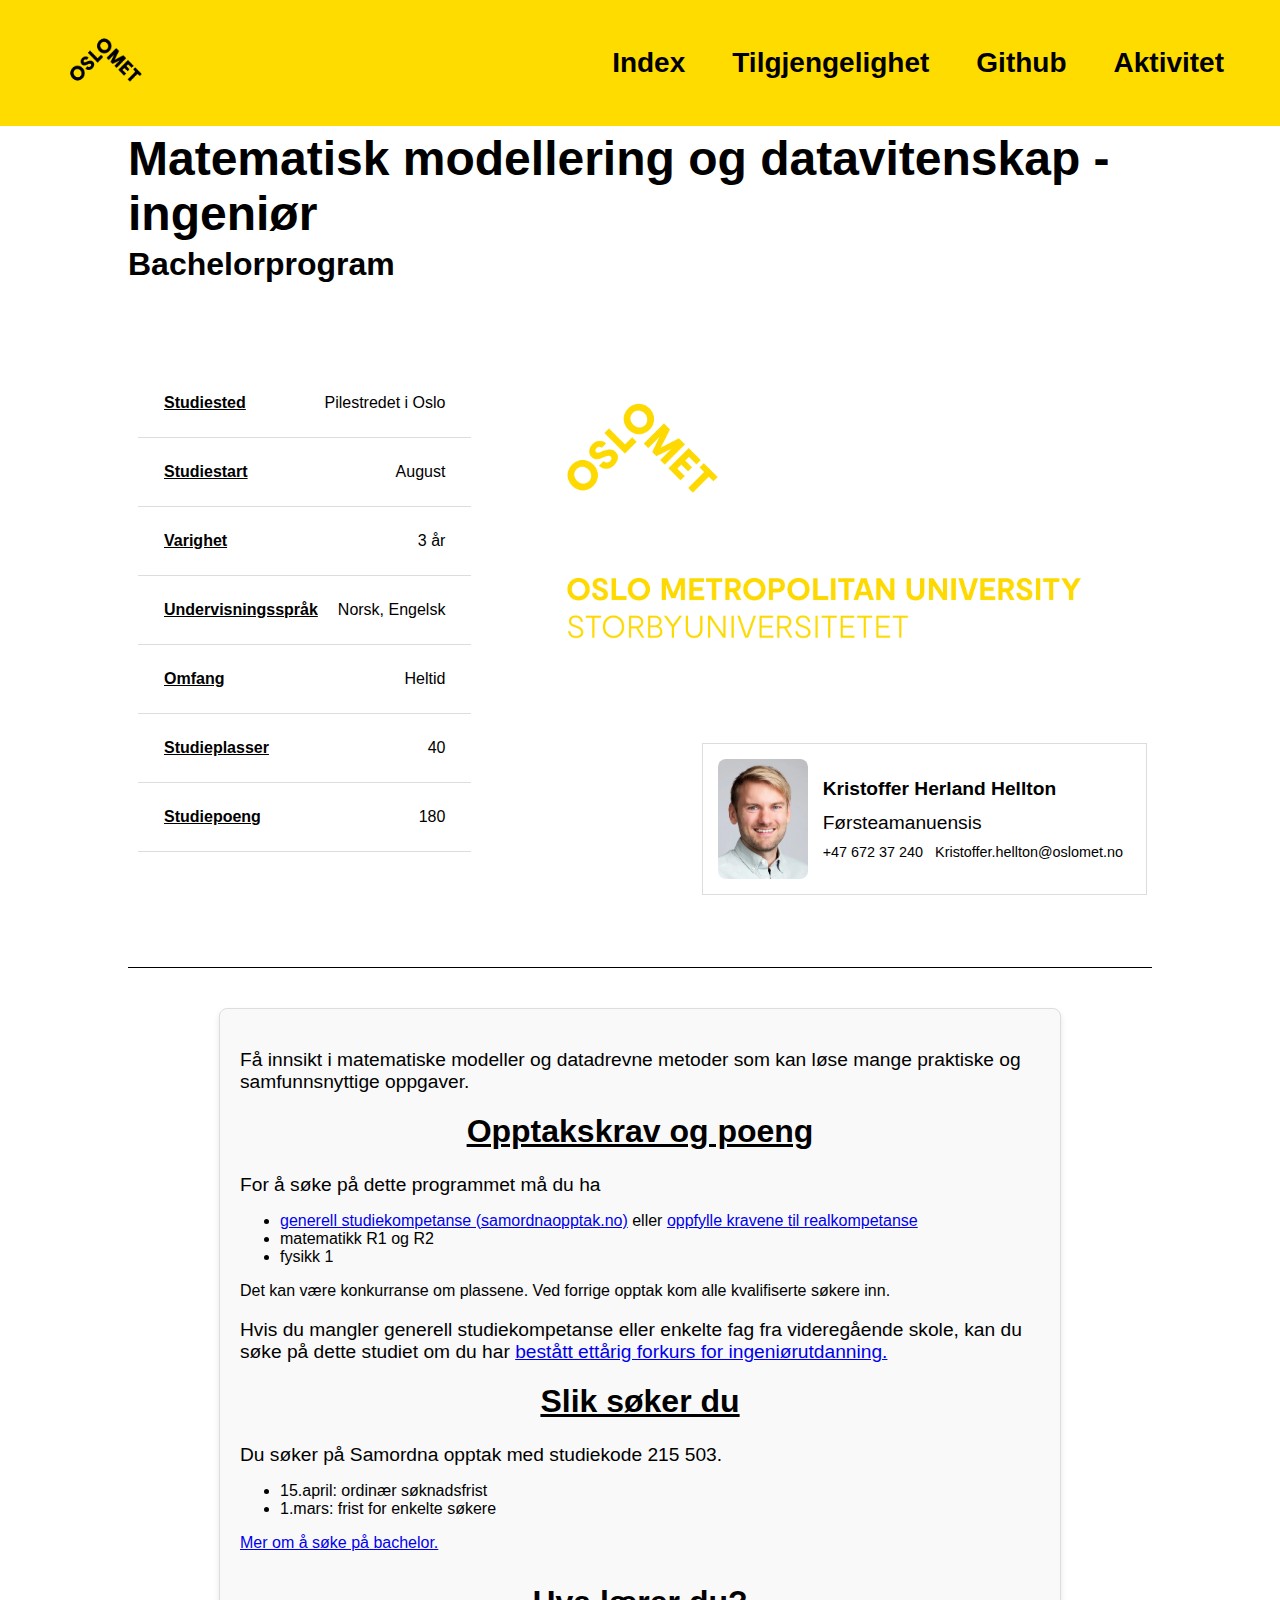
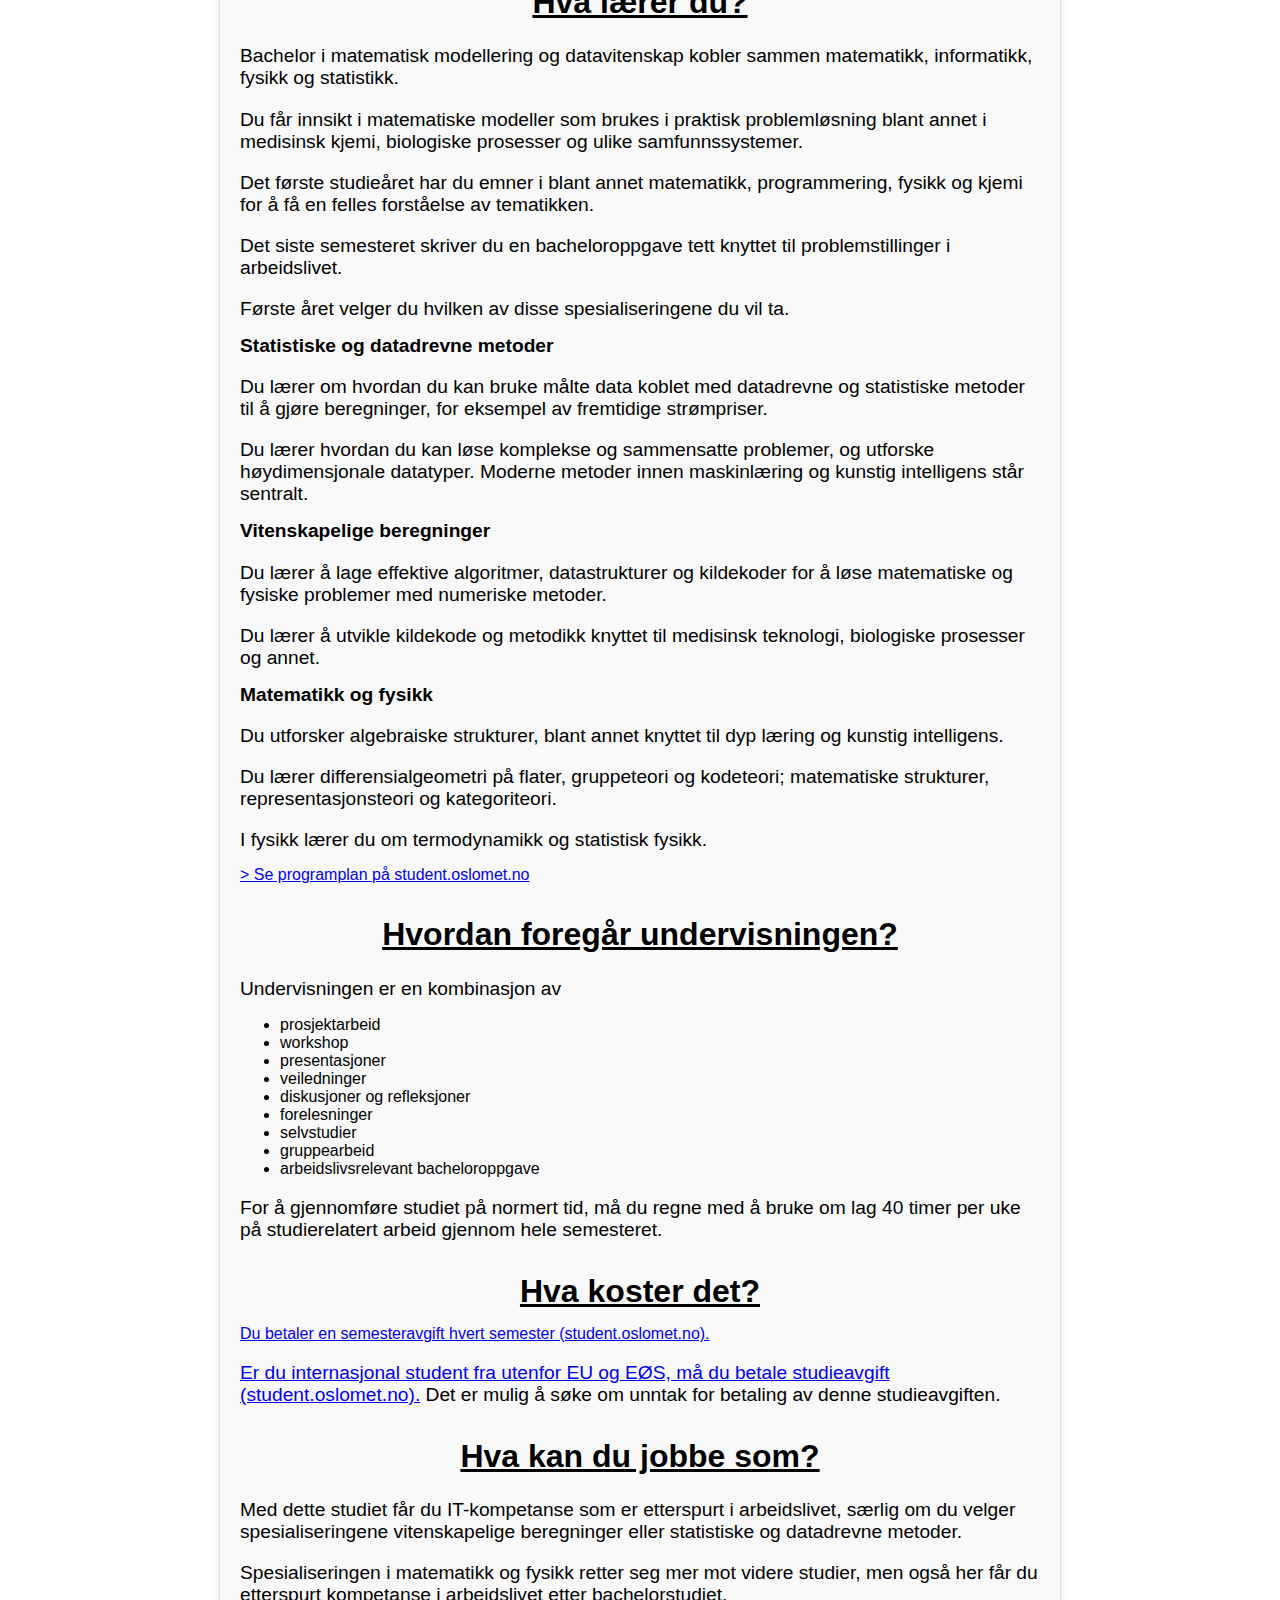
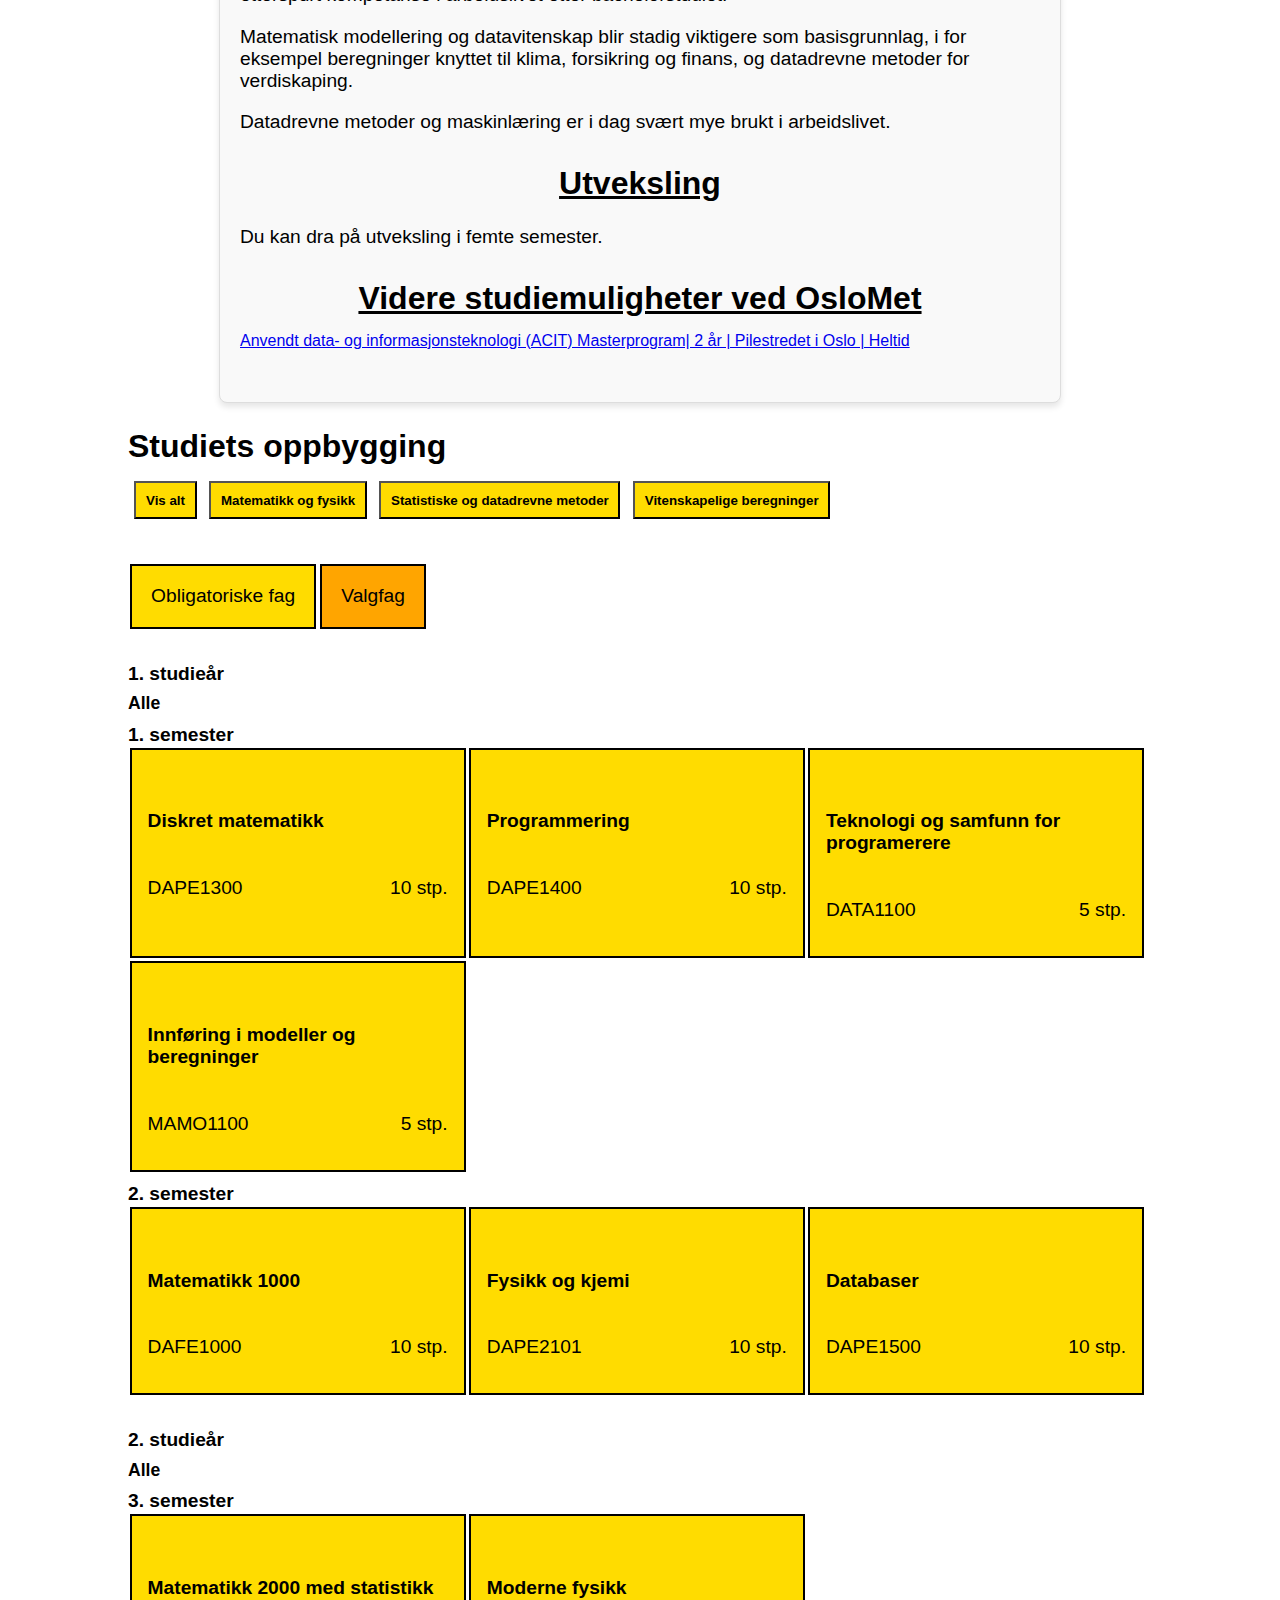
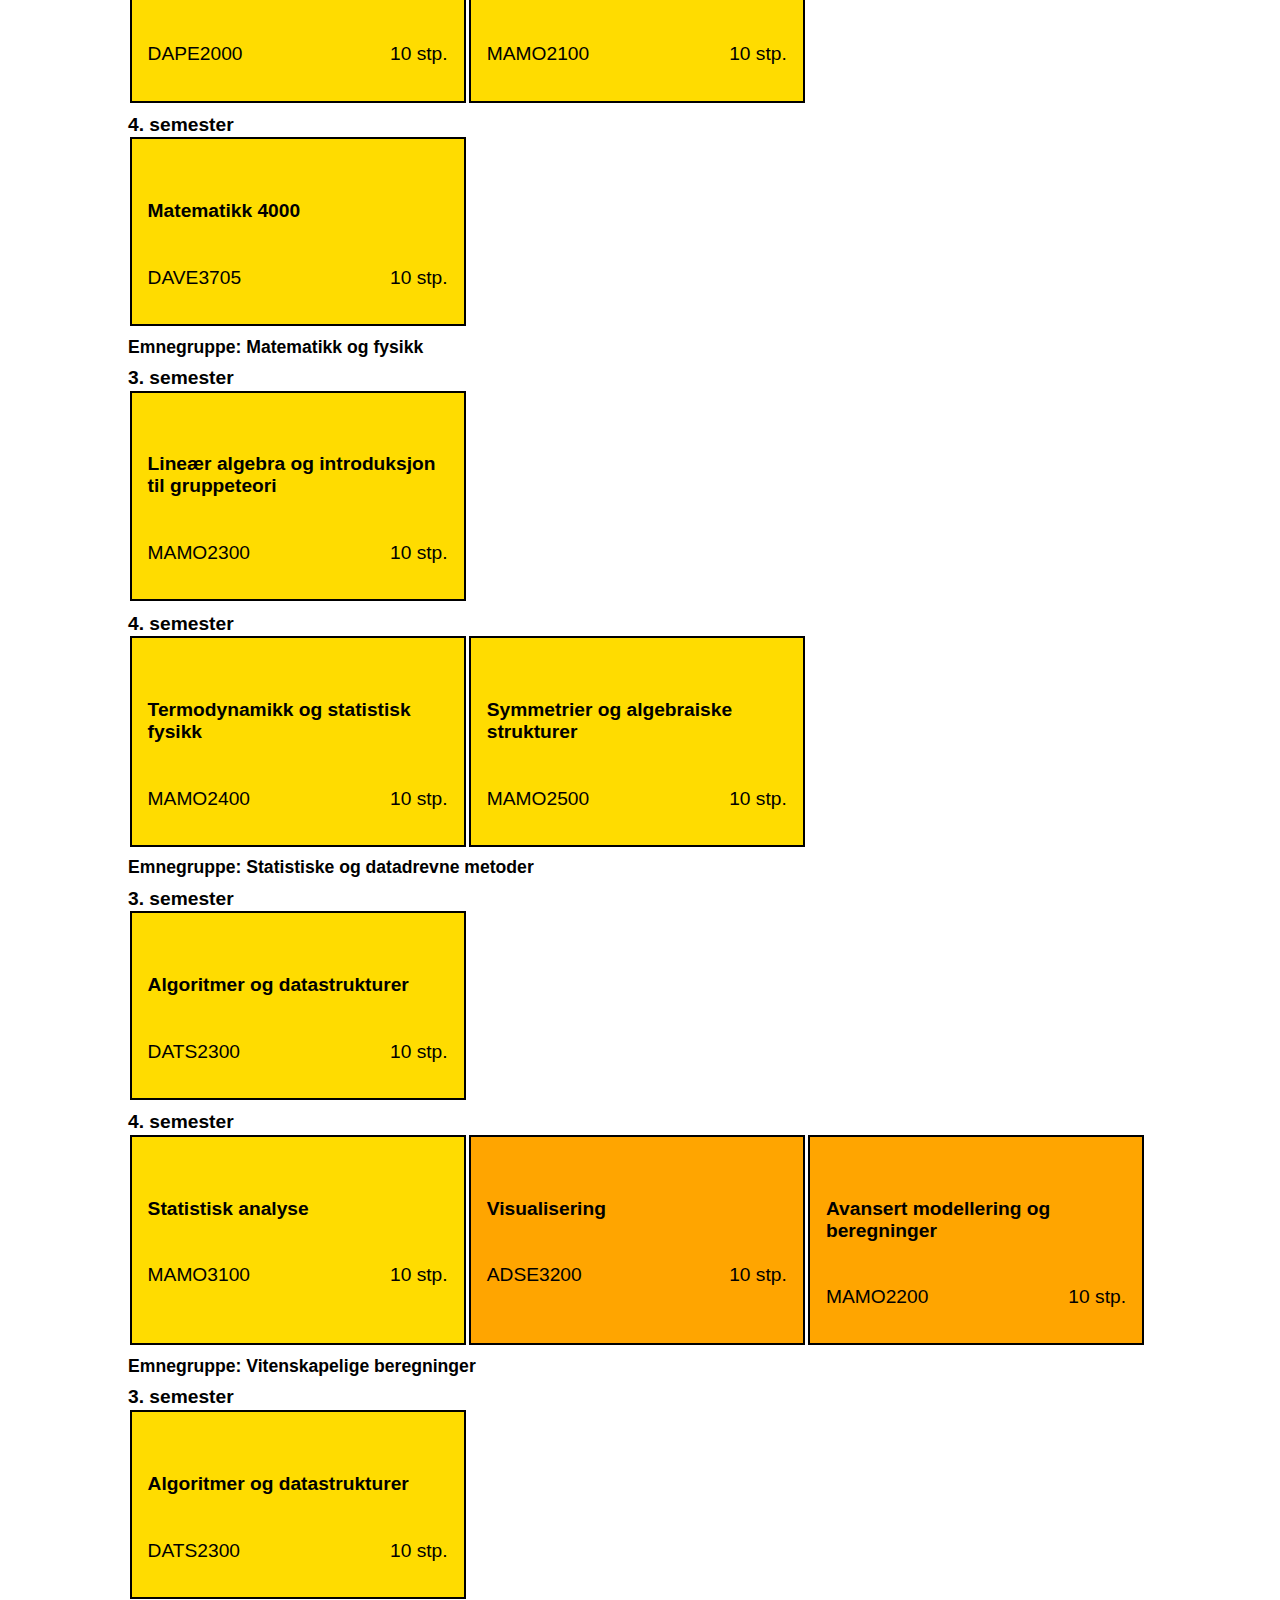
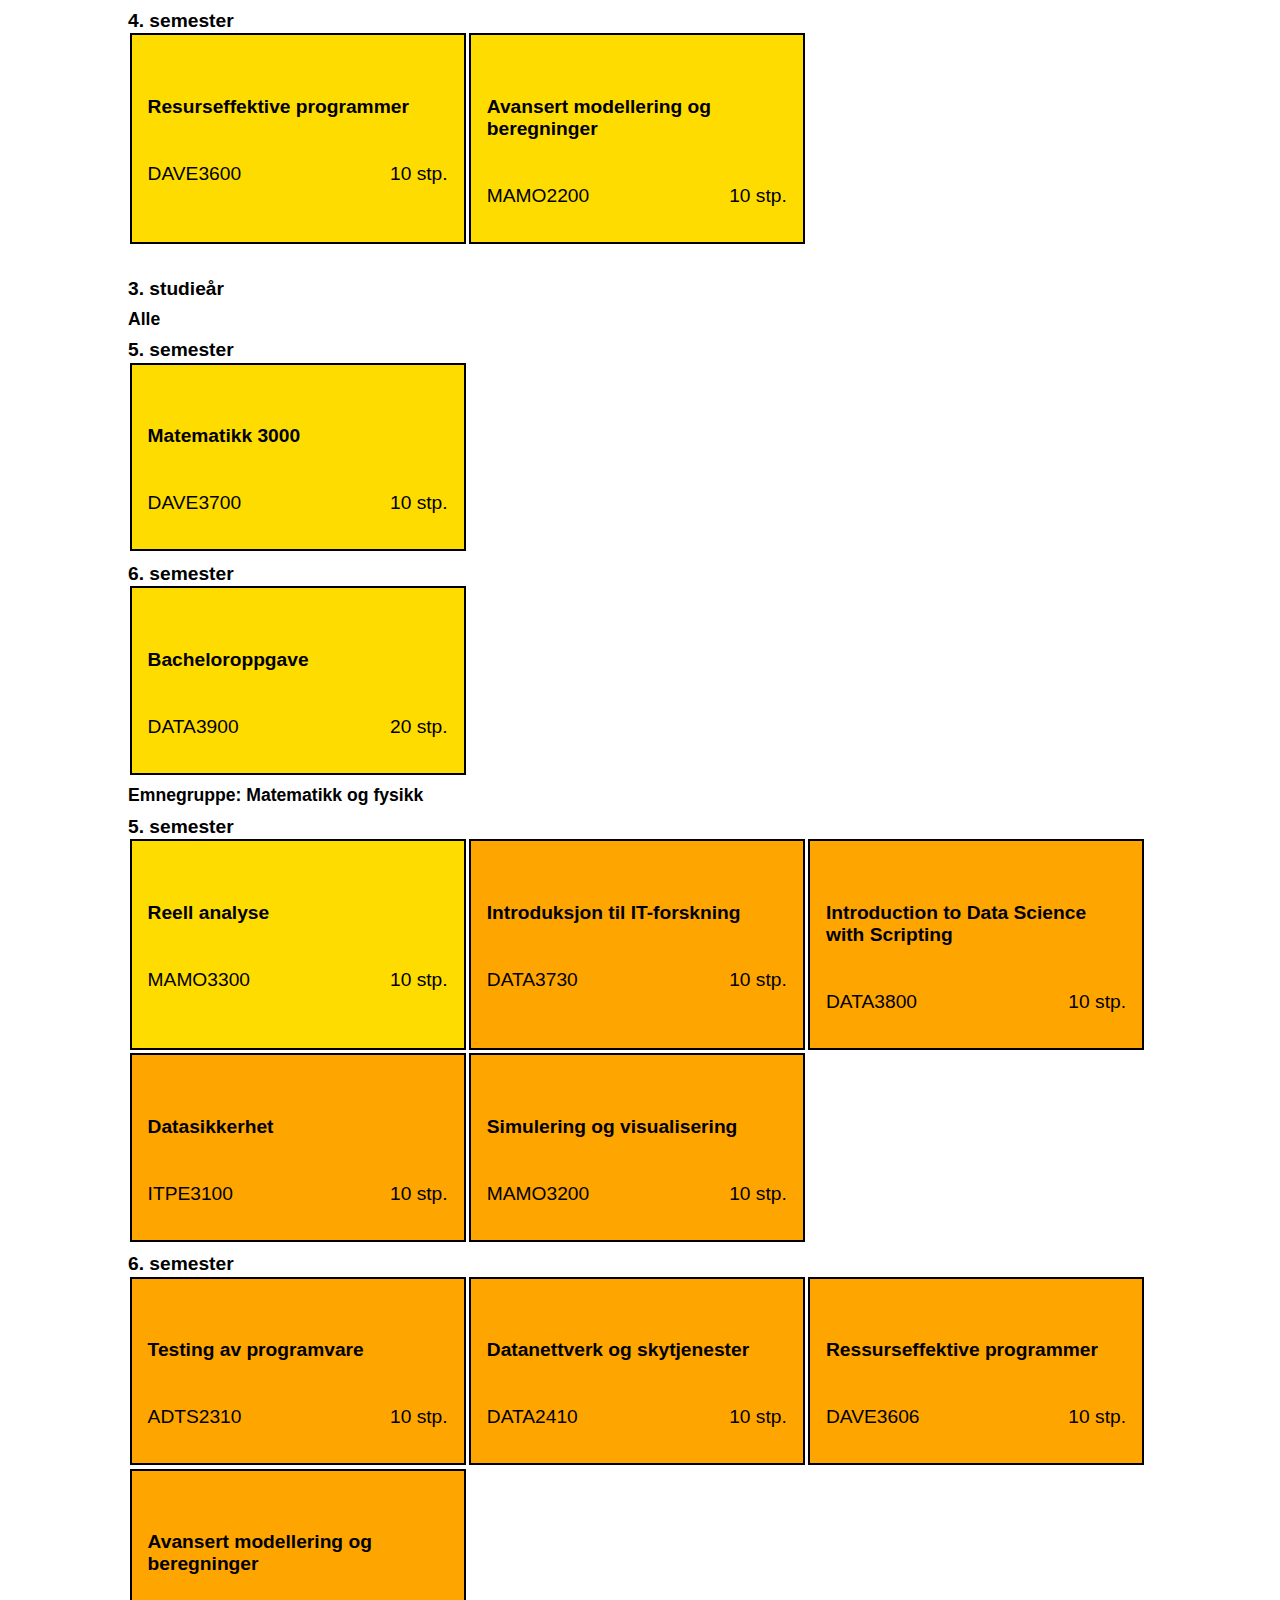
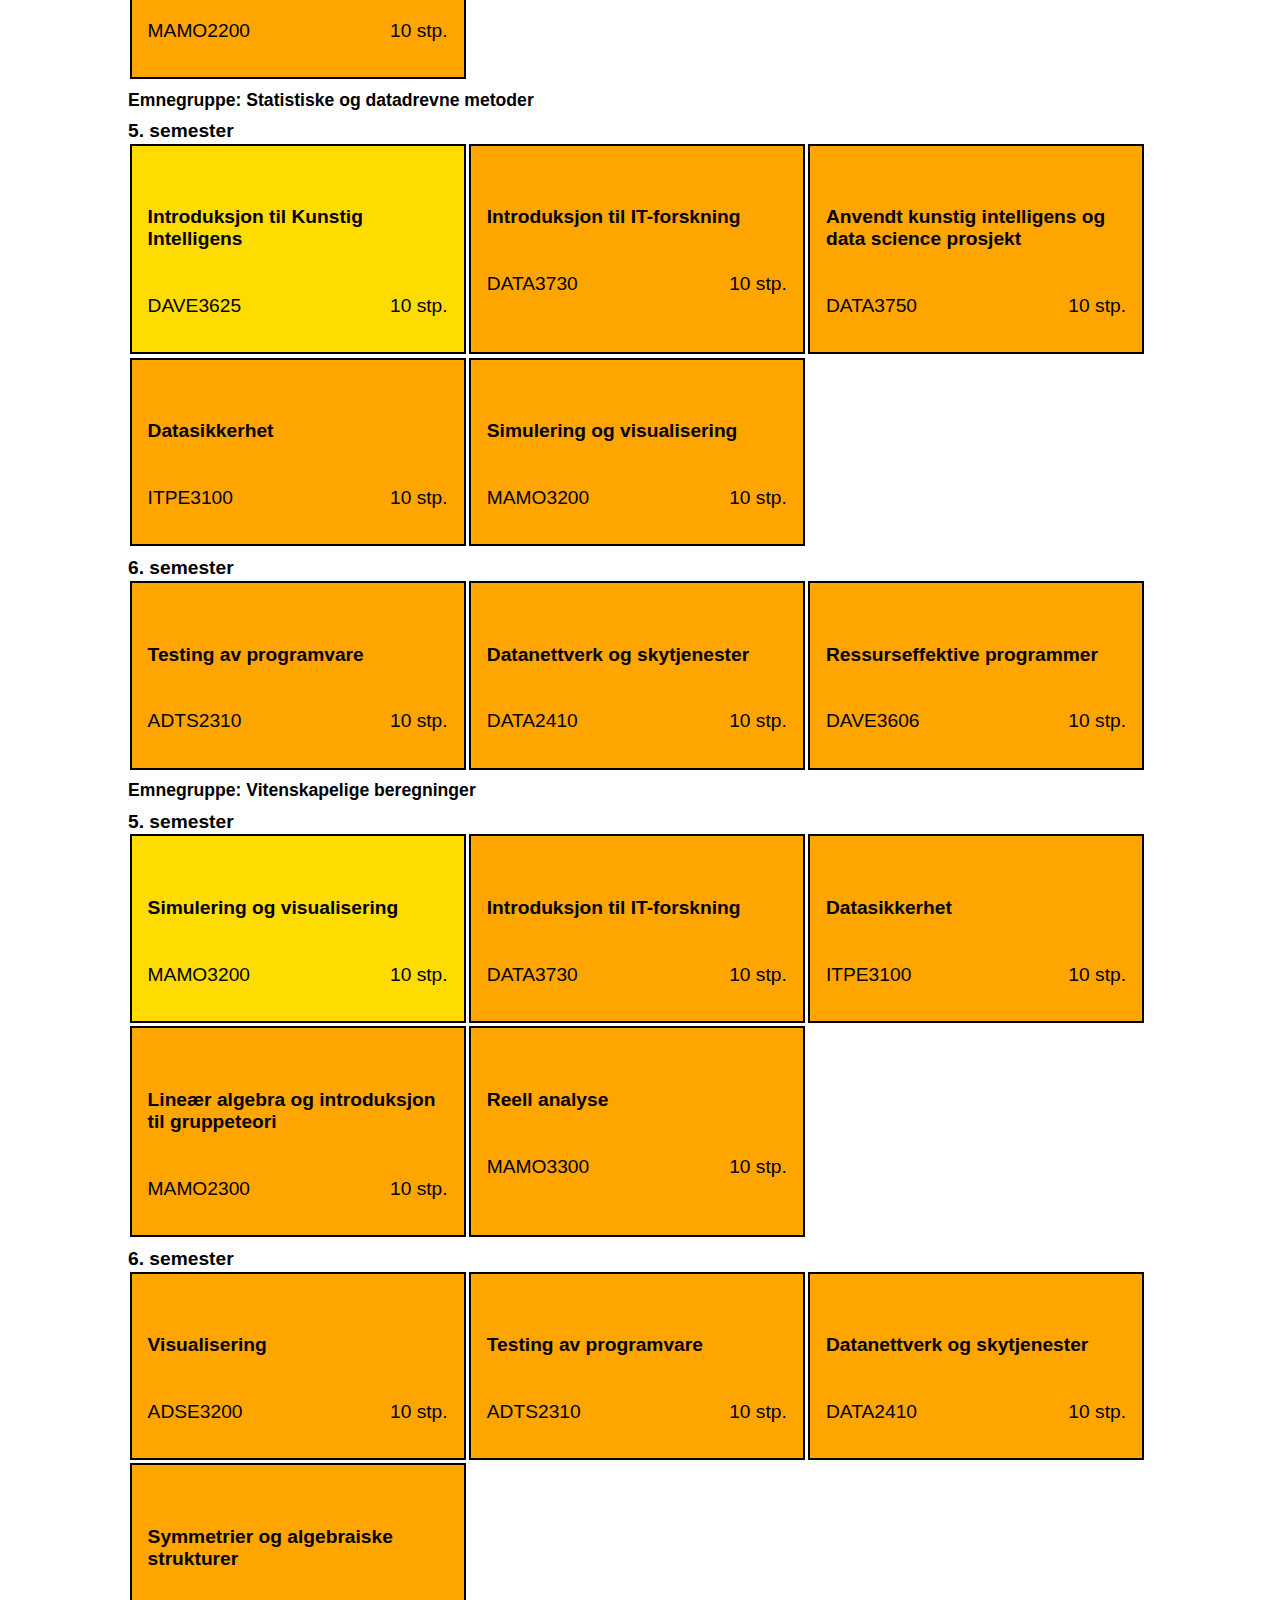
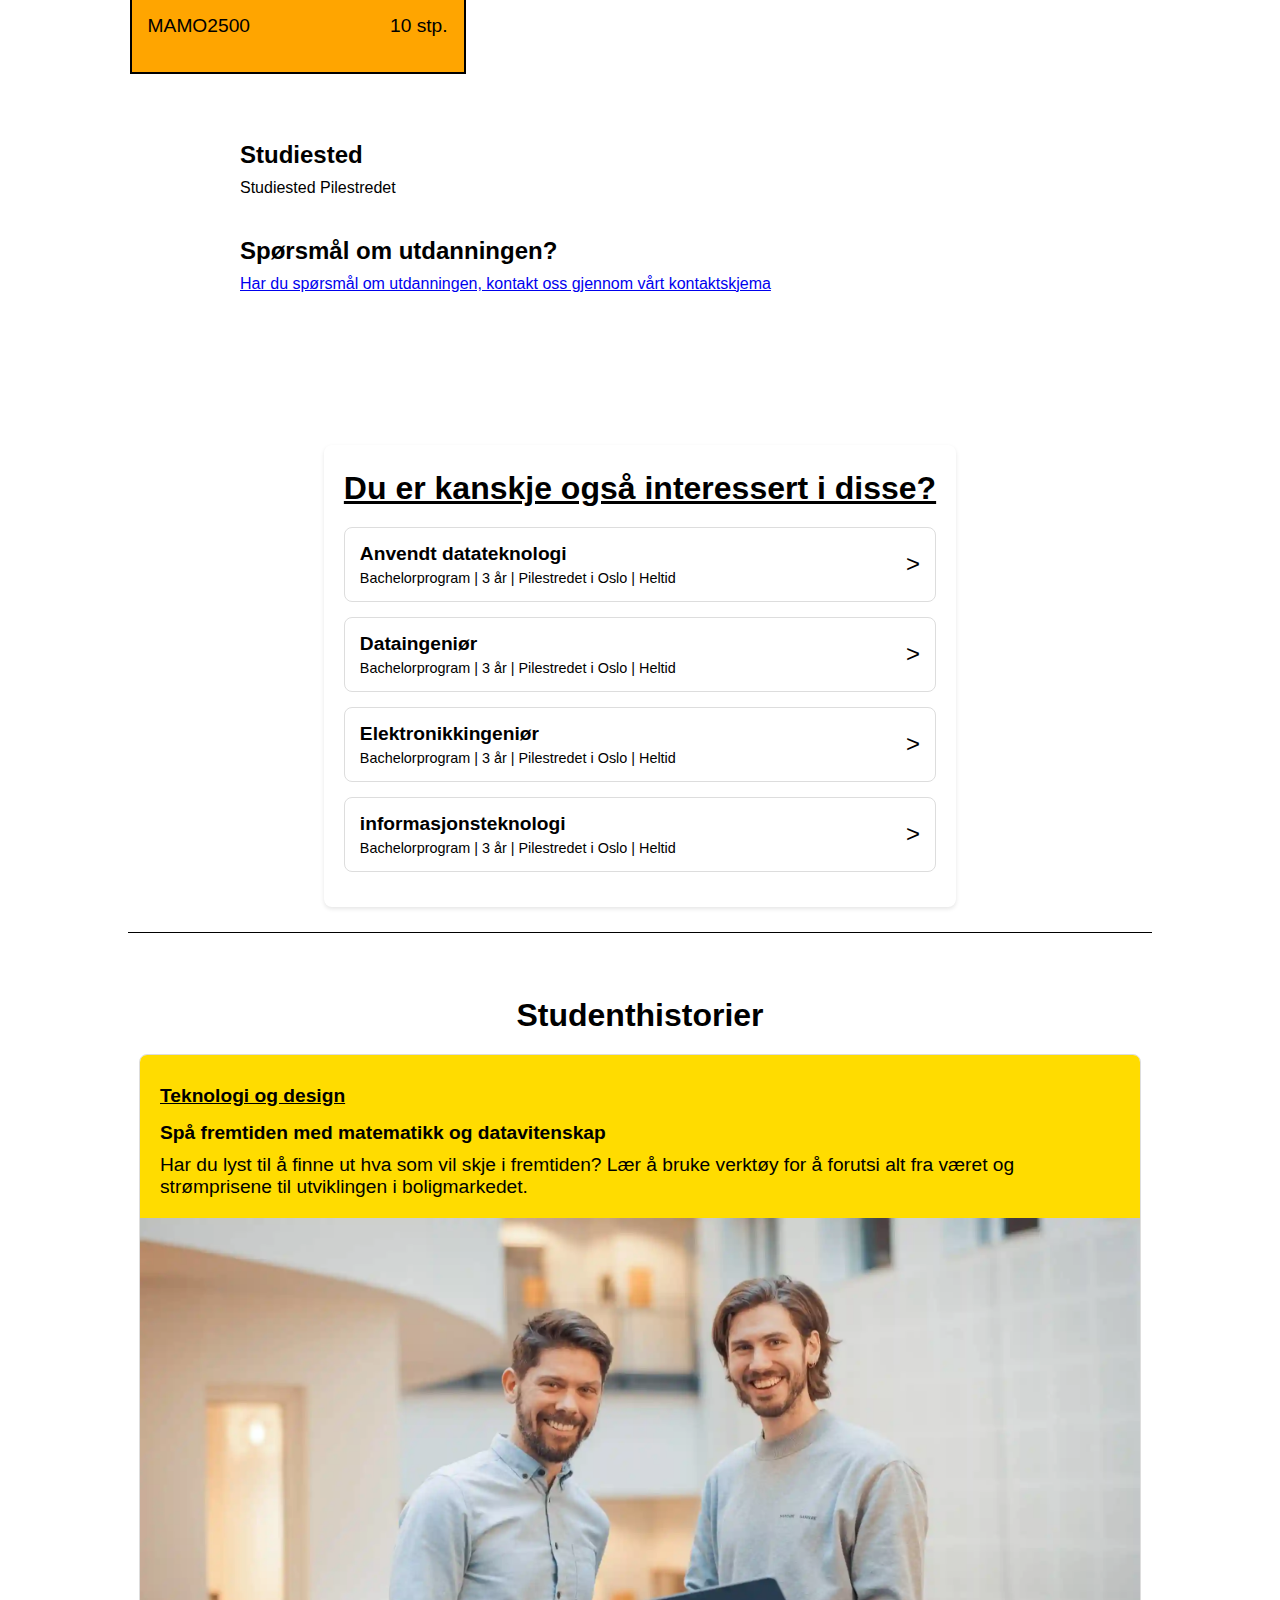
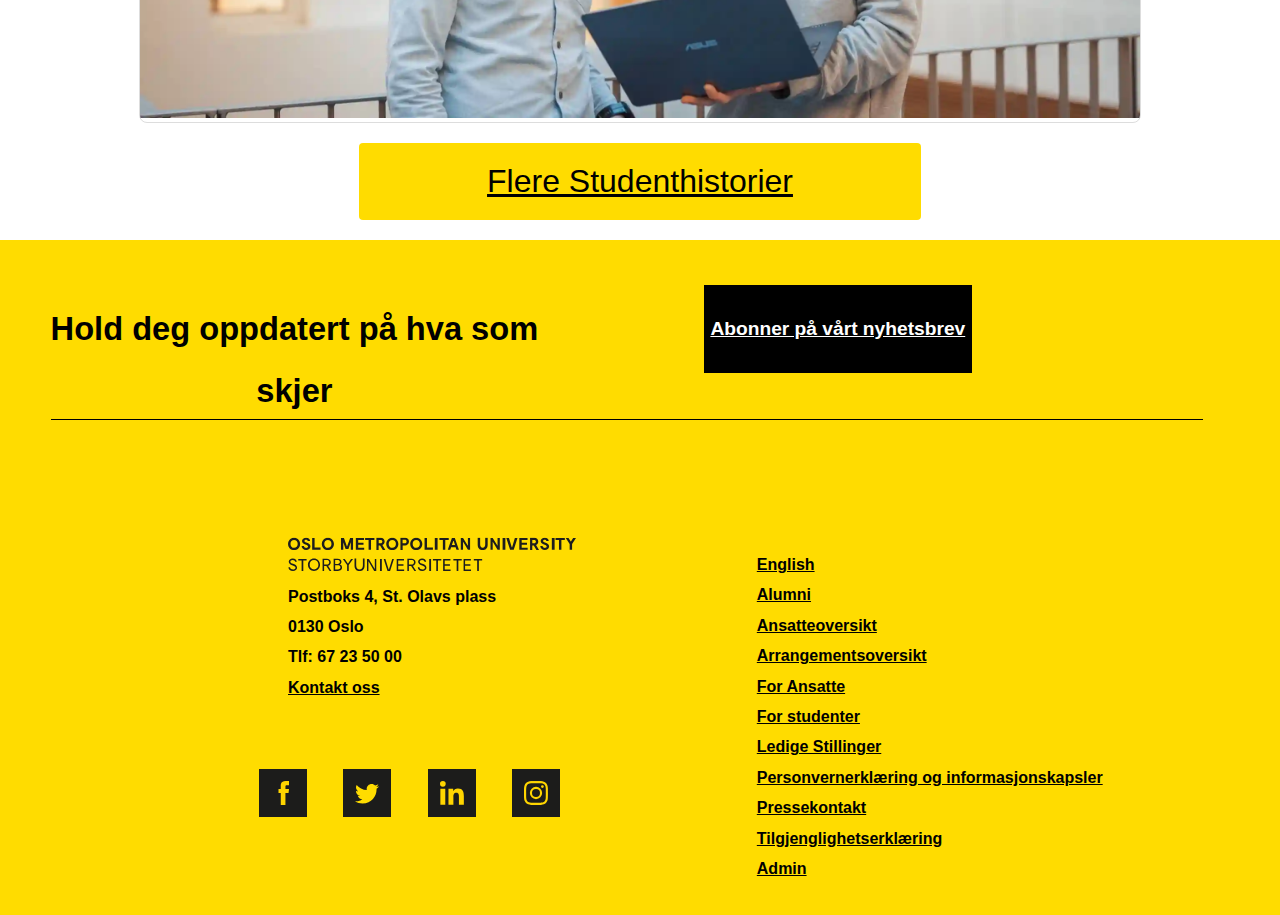
<file: index.html>
<!DOCTYPE html>
<html lang="no">
  <head>
    <meta charset="UTF-8">
    <meta name="viewport" content="width=device-width, initial-scale=1">
    <link href="css/stylesheet.css" rel="stylesheet">
    <title>Matematisk modellering og datavitenskap - ingeniør - OsloMet</title>
    <link href="css/stylesheet.css" rel="stylesheet">
    <link rel="icon" href="https://www.oslomet.no/build/images/favicon-32x32.png">
    <script src="scripts/toggleFag.js"></script>
    <script src="scripts/navbarScroll.js"></script>
  </head>
  <body>
    <header>
      <nav id="navbar" aria-label="Main navigation">
        <div class="navbar-container">
          <a href="https://www.oslomet.no/">
            <img src="images/logo-oslomet.webp" alt="OsloMet-logo" class="navbar-image">
          </a>
          <!-- Isnpired by https://dev.to/shubhamtiwari909/responsive-navbar-without-javascript-3p7o -->
          <!-- Hidden checkbox for toggle menu -->
          <input type="checkbox" id="menu-toggle-checkbox" aria-label="Toggle Menu">
          <label for="menu-toggle-checkbox" id="menu-toggle-label">Meny ☰</label>
          <ul aria-label="navigation list">
            <li><a href="index.html">Index</a></li>
            <li><a href="pages/accessibility.html">Tilgjengelighet</a></li>
            <li><a href="pages/github.html">Github</a></li>
            <li><a href="pages/activity.html">Aktivitet</a></li>
          </ul>
        </div>
      </nav>
    </header>
    <main>
      <article class="page-title" aria-labelledby="program-title program-subtitle">
        <h1 id="program-title">Matematisk modellering og datavitenskap - ingeniør</h1>
        <h2 id="program-subtitle">Bachelorprogram</h2>
      </article>
      <article class="study-information-container">
        <table aria-label="Study information details">
          <tr>
            <th>Studiested</th>
            <td>Pilestredet i Oslo</td>
         </tr>
          <tr>
            <th>Studiestart</th>
            <td>August</td>
          </tr>
          <tr >
            <th>Varighet</th>
            <td>3 år</td>
          </tr>
          <tr>
            <th>Undervisningsspråk</th>
            <td>
              Norsk, Engelsk
            </td>
          </tr>
          <tr>
            <th>Omfang</th>
            <td>Heltid</td>
          </tr>
          <tr>
            <th>Studieplasser</th>
            <td>40</td>
          </tr>
          <tr>
            <th>Studiepoeng</th>
            <td>180</td>
          </tr>
        </table>
        <section class="container-layer flex-container" aria-label="Faculty-contact-information">
          <figure class="logo-transparent-background">
            <img src="images/Logomedsignatur_gul_OsloMet-01.webp" alt="Logo til OsloMet med signatur i gul farge">
          </figure>
          <div class="profile-card" aria-labelledby="profile-name profile-role">
            <img src="images/fagligleder.webp" alt="Profilfoto av Kristoffer Herland Hellton" class="profile-image">
            <div class="profile-info">
              <h3 id="profile-name">Kristoffer Herland Hellton</h3>
              <p id="profile-role" class="title">Førsteamanuensis</p>
              <div class="contact-info">
                <span aria-label="Phone number">+47 672 37 240</span>
                <span aria-label="Email address">Kristoffer.hellton@oslomet.no</span>
              </div>
            </div>
          </div>
        </section>
      </article>
      <article>
        <section class="information-text">
          <p>Få innsikt i matematiske modeller og datadrevne metoder som kan løse mange praktiske og samfunnsnyttige oppgaver.</p>
          <h2>Opptakskrav og poeng</h2>  
          <p>For å søke på dette programmet må du ha
            <ul>
              <li><a href="https://www.samordnaopptak.no/info/opptak/opptak-uhg/">generell studiekompetanse (samordnaopptak.no)</a>  
              eller 
              <a href="https://www.oslomet.no/studier/soknad-og-opptak/realkompetanse/realkompetanse-ingenior"> oppfylle kravene til realkompetanse</a> 
              </li>  
              <li>matematikk R1 og R2</li> 
              <li>fysikk 1</li> 
            </ul>
            Det kan være konkurranse om plassene. Ved forrige opptak kom alle kvalifiserte søkere inn.
          </p>        
          <p>
            Hvis du mangler generell studiekompetanse eller enkelte fag fra videregående skole, kan du søke på dette studiet om du har
            <a href="https://www.oslomet.no/studier/tkd/forkurs-ingenior">bestått ettårig forkurs for ingeniørutdanning.</a>
          </p>
          <section>
            <h2>Slik søker du</h2> 
            <p>Du søker på Samordna opptak med studiekode 215 503.</p> 
            <ul>
              <li>15.april: ordinær søknadsfrist</li>
              <li>1.mars: frist for enkelte søkere</li>
            </ul>
            <a href="https://www.oslomet.no/studier/soknad-og-opptak/opptak-til-bachelor-aarsstudier">Mer om å søke på bachelor.</a>  
          </section>
          <section>
            <h2>Hva lærer du?</h2>
            <p>Bachelor i matematisk modellering og datavitenskap kobler sammen matematikk, informatikk, fysikk og statistikk.</p> 
            <p>Du får innsikt i matematiske modeller som brukes i praktisk problemløsning blant annet i medisinsk kjemi, biologiske prosesser og ulike samfunnssystemer.</p>
            <p>Det første studieåret har du emner i blant annet matematikk, programmering, fysikk og kjemi for å få en felles forståelse av tematikken.</p>
            <p>Det siste semesteret skriver du en bacheloroppgave tett knyttet til problemstillinger i arbeidslivet.</p> 
            <p>Første året velger du hvilken av disse spesialiseringene du vil ta.</p>
        
            <h3>Statistiske og datadrevne metoder</h3>
            <p>Du lærer om hvordan du kan bruke målte data koblet med datadrevne og statistiske metoder til å gjøre beregninger, for eksempel av fremtidige strømpriser.</p>
            <p>Du lærer hvordan du kan løse komplekse og sammensatte problemer, og utforske høydimensjonale datatyper. Moderne metoder innen maskinlæring og kunstig intelligens står sentralt.</p>
        
            <h3>Vitenskapelige beregninger</h3>
            <p>Du lærer å lage effektive algoritmer, datastrukturer og kildekoder for å løse matematiske og fysiske problemer med numeriske metoder.</p>
            <p>Du lærer å utvikle kildekode og metodikk knyttet til medisinsk teknologi, biologiske prosesser og annet.</p>
        
            <h3>Matematikk og fysikk</h3>
            <p>Du utforsker algebraiske strukturer, blant annet knyttet til dyp læring og kunstig intelligens.</p>
            <p>Du lærer differensialgeometri på flater, gruppeteori og kodeteori; matematiske strukturer, representasjonsteori og kategoriteori.</p>
            <p>I fysikk lærer du om termodynamikk og statistisk fysikk.</p>
            <a href="https://student.oslomet.no/studier/-/studieinfo/programplan/HINGMAMO/2024/H%C3%98ST">> Se programplan på student.oslomet.no</a>
          </section>
          <section>
            <h2>Hvordan foregår undervisningen?</h2>
            <p>Undervisningen er en kombinasjon av</p>
              <ul>
                <li>prosjektarbeid</li>
                <li>workshop</li>
                <li>presentasjoner</li>
                <li>veiledninger</li>
                <li>diskusjoner og refleksjoner</li>
                <li>forelesninger</li>
                <li>selvstudier</li>
                <li>gruppearbeid</li>
                <li>arbeidslivsrelevant bacheloroppgave</li>
              </ul>
            <p>For å gjennomføre studiet på normert tid, må du regne med å bruke om lag 40 timer per uke på studierelatert arbeid gjennom hele semesteret.</p>
          </section>
          <section>
            <h2>Hva koster det?</h2> 
            <a href="https://student.oslomet.no/semesteravgift">Du betaler en semesteravgift hvert semester (student.oslomet.no).</a>
            <p>
              <a href="https://student.oslomet.no/studieavgift-for-internasjonale-studenter-utenfor-eu-eos">Er du internasjonal student fra utenfor EU og EØS, må du betale studieavgift (student.oslomet.no).</a>
              Det er mulig å søke om unntak for betaling av denne studieavgiften.
            </p>
          </section>
          <section>
            <h2>Hva kan du jobbe som?</h2>
            <p>Med dette studiet får du IT-kompetanse som er etterspurt i arbeidslivet, 
              særlig om du velger spesialiseringene vitenskapelige beregninger eller statistiske og datadrevne 
              metoder.
            </p>
            <p>
              Spesialiseringen i matematikk og fysikk retter seg mer mot videre studier, men også her
              får du etterspurt kompetanse i arbeidslivet etter bachelorstudiet.
            </p>
            <p>
              Matematisk modellering og datavitenskap blir stadig viktigere som basisgrunnlag, i for
              eksempel beregninger knyttet til klima, forsikring og finans, og datadrevne metoder for
              verdiskaping.
            </p>  
            <p>Datadrevne metoder og maskinlæring er i dag svært mye brukt i arbeidslivet.</p>      
          </section>
          <section>
            <h2>Utveksling</h2>
            <p>Du kan dra på utveksling i femte semester.</p> 
          </section>
          <section>  
            <h2>Videre studiemuligheter ved OsloMet</h2>
            <a href="https://www.oslomet.no/studier/tkd/anvendt-data-informasjonsteknologi">Anvendt data- og informasjonsteknologi (ACIT) Masterprogram| 2 år | Pilestredet i Oslo | Heltid</a>
          </section>
        </section>
      </article>
      <article class="flex-container">
        <section class="flex-header"> 
          <h2>Studiets oppbygging</h2>
          <div class="flex-container">
            <input type="button" value="Vis alt" name="buttonShowAll" onclick="showCommon()">
            <input type="button" value="Matematikk og fysikk" name="buttonMatematikkOgFysikk" onclick="showMatematikkOgFysikk()">
            <input type="button" value="Statistiske og datadrevne metoder" name="buttonStatistiskeDatadrevneModeller" onclick="showStatistiskeMetoder()">
            <input type="button" value="Vitenskapelige beregninger" name="buttonVitenskapligeBeregninger" onclick="showVitenskapligeBeregninger()">
          </div>
          <div class="flex-container"> <!-- Fargeforklaringer -->
            <p class="color-description-obligatory-subject">Obligatoriske fag</p>
            <p class="color-description-choice-subject">Valgfag</p>
          </div>
        </section>
        <section class="study-year">
          <!--
            Klassene "if-matematikk-og-fysikk-shown", "if-statistiske-metoder-shown" og "if-vitenskaplige-beregninger-shown" brukes i js, default: "display:none"      
            Klassen if-all-shown brukes i js, default: "display:block"
            Innhold for gitt klasse vises når samsvarende knapp er trykket, i tillegg til at innhold for andre klasser skjules. (Alt uten noen av klassene vises alltid)

            Noen fag ligger dobbelt siden de er obligatoriske for noen emnegrupper, men valgfag for andre
          -->
          <h3>1. studieår</h3>
          <h4 class="if-all-shown">Alle</h4>
          <h4 class="if-matematikk-og-fysikk-shown">Emnegruppe: Matematikk og fysikk</h4>
          <h4 class="if-statistiske-metoder-shown">Emnegruppe: Statistiske og datadrevne metoder</h4>
          <h4 class="if-vitenskaplige-beregninger-shown">Emnegruppe: Vitenskapelige beregninger</h4>
          <div class="flex-container">
            <div class="flex-header">
              <h5>1. semester</h5>
            </div>
            <a href="https://student.oslomet.no/studier/-/studieinfo/emne/DAPE1300/2024/H%C3%98ST" class="required-subject">
                <h6>Diskret matematikk</h6>
                <p>DAPE1300<span class="hover-right">10 stp.</span></p>
            </a>
            <a href="https://student.oslomet.no/studier/-/studieinfo/emne/DAPE1400/2024/H%C3%98ST" class="required-subject">
              <h6>Programmering</h6>
              <p>DAPE1400<span class="hover-right">10 stp.</span></p>
            </a>
            <a href="https://student.oslomet.no/studier/-/studieinfo/emne/DATA1100/2024/H%C3%98ST" class="required-subject">
              <h6>Teknologi og samfunn for programerere</h6>
              <p>DATA1100<span class="hover-right">5 stp.</span></p>
            </a>
            <a href="https://student.oslomet.no/studier/-/studieinfo/emne/MAMO1100/2024/H%C3%98ST" class="required-subject">
              <h6>Innføring i modeller og beregninger</h6>
              <p>MAMO1100<span class="hover-right">5 stp.</span></p>
            </a>
          </div>
          <div class="flex-container">
            <div class="flex-header">
              <h5>2. semester</h5>
            </div>
            <a href="https://student.oslomet.no/studier/-/studieinfo/emne/DAFE1000/2024/H%C3%98ST" class="required-subject">
              <h6>Matematikk 1000</h6>
              <p>DAFE1000<span class="hover-right">10 stp.</span></p>
            </a>
            <a href="https://student.oslomet.no/studier/-/studieinfo/emne/DAPE2101/2024/H%C3%98ST" class="required-subject">
              <h6>Fysikk og kjemi</h6>
              <p>DAPE2101<span class="hover-right">10 stp.</span></p>
            </a>
            <a href="https://student.oslomet.no/studier/-/studieinfo/emne/DATA1500/2024/H%C3%98ST" class="required-subject">
              <h6>Databaser</h6>
              <p>DAPE1500<span class="hover-right">10 stp.</span></p>
            </a>
          </div>
        </section>
        <section class="study-year">
          <h3>2. studieår</h3>
          <h4 class="if-all-shown">Alle</h4>
          <h4 class="if-matematikk-og-fysikk-shown">Emnegruppe: Matematikk og fysikk</h4>
          <h4 class="if-statistiske-metoder-shown">Emnegruppe: Statistiske og datadrevne metoder</h4>
          <h4 class="if-vitenskaplige-beregninger-shown">Emnegruppe: Vitenskapelige beregninger</h4>
          <div class="flex-container">
            <div class="flex-header">
              <h5>3. semester</h5>
            </div>
            <a href="https://student.oslomet.no/studier/-/studieinfo/emne/DAPE2000/2024/H%C3%98ST" class="required-subject">
              <h6>Matematikk 2000 med statistikk</h6>
              <p>DAPE2000<span class="hover-right">10 stp.</span></p>
            </a>
            <a href="https://student.oslomet.no/studier/-/studieinfo/emne/MAMO2100/2024/H%C3%98ST" class="required-subject">
              <h6>Moderne fysikk</h6>
              <p>MAMO2100<span class="hover-right">10 stp.</span></p>
            </a>
            <a href="https://student.oslomet.no/studier/-/studieinfo/emne/MAMO2300/2024/H%C3%98ST" class="if-matematikk-og-fysikk-shown required-subject">
              <h6>Lineær algebra og introduksjon til gruppeteori</h6>
              <p>MAMO2300<span class="hover-right">10 stp.</span></p>
            </a>
            <a href="https://student.oslomet.no/studier/-/studieinfo/emne/DATS2300/2024/H%C3%98ST" class="if-statistiske-metoder-shown if-vitenskaplige-beregninger-shown required-subject">
              <h6>Algoritmer og datastrukturer</h6>
              <p>DATS2300<span class="hover-right">10 stp.</span></p>
            </a>
          </div>
          <div class="flex-container">
            <div class="flex-header">
              <h5>4. semester</h5>
            </div>
            <a href="https://student.oslomet.no/studier/-/studieinfo/emne/DAVE3705/2024/H%C3%98ST" class="required-subject">
              <h6>Matematikk 4000</h6>
              <p>DAVE3705<span class="hover-right">10 stp.</span></p>
            </a>
            <a href="https://student.oslomet.no/studier/-/studieinfo/emne/MAMO2400/2024/H%C3%98ST" class="if-matematikk-og-fysikk-shown required-subject">
              <h6>Termodynamikk og statistisk fysikk</h6>
              <p>MAMO2400<span class="hover-right">10 stp.</span></p>
            </a>
            <a href="https://student.oslomet.no/studier/-/studieinfo/emne/MAMO2500/2024/H%C3%98ST" class="if-matematikk-og-fysikk-shown required-subject">
              <h6>Symmetrier og algebraiske strukturer</h6>
              <p>MAMO2500<span class="hover-right">10 stp.</span></p>
            </a>
            <a href="https://student.oslomet.no/studier/-/studieinfo/emne/MAMO3100/2024/H%C3%98ST" class="if-statistiske-metoder-shown required-subject">
              <h6>Statistisk analyse</h6>
              <p>MAMO3100<span class="hover-right">10 stp.</span></p>
            </a>
            <a href="https://student.oslomet.no/studier/-/studieinfo/emne/ADSE3200/2024/H%C3%98ST" class="if-statistiske-metoder-shown choice-subject">
              <h6>Visualisering</h6>
              <p>ADSE3200<span class="hover-right">10 stp.</span></p>
            </a>
            <a href="https://student.oslomet.no/studier/-/studieinfo/emne/DAVE3606/2024/H%C3%98ST" class="if-vitenskaplige-beregninger-shown required-subject">
              <h6>Resurseffektive programmer</h6>
              <p>DAVE3606<span class="hover-right">10 stp.</span></p>
            </a>
            <a href="https://student.oslomet.no/studier/-/studieinfo/emne/MAMO2200/2024/H%C3%98ST" class="if-statistiske-metoder-shown choice-subject">
              <h6>Avansert modellering og beregninger</h6>
              <p>MAMO2200<span class="hover-right">10 stp.</span></p>
            </a>
            <a href="https://student.oslomet.no/studier/-/studieinfo/emne/MAMO2200/2024/H%C3%98ST" class="if-vitenskaplige-beregninger-shown required-subject">
              <h6>Avansert modellering og beregninger</h6>
              <p>MAMO2200<span class="hover-right">10 stp.</span></p>
            </a>
          </div>
          <h4 class="if-all-shown">Emnegruppe: Matematikk og fysikk</h4>
          <div class="flex-container if-all-shown">
            <div class="flex-header">
              <h5>3. semester</h5>
            </div>
            <a href="https://student.oslomet.no/studier/-/studieinfo/emne/MAMO2300/2024/H%C3%98ST" class="required-subject if-all-shown">
              <h6>Lineær algebra og introduksjon til gruppeteori</h6>
              <p>MAMO2300<span class="hover-right">10 stp.</span></p>
            </a>
          </div>
          <div class="flex-container">
            <div class="flex-header if-all-shown">
              <h5>4. semester</h5>
            </div>
            <a href="https://student.oslomet.no/studier/-/studieinfo/emne/MAMO2400/2024/H%C3%98ST" class="required-subject if-all-shown">
              <h6>Termodynamikk og statistisk fysikk</h6>
              <p>MAMO2400<span class="hover-right">10 stp.</span></p>
            </a>
            <a href="https://student.oslomet.no/studier/-/studieinfo/emne/MAMO2500/2024/H%C3%98ST" class="required-subject if-all-shown">
              <h6>Symmetrier og algebraiske strukturer</h6>
              <p>MAMO2500<span class="hover-right">10 stp.</span></p>
            </a>
          </div>
          <h4 class="if-all-shown">Emnegruppe: Statistiske og datadrevne metoder</a></h4>
          <div class="flex-container">
            <div class="flex-header if-all-shown">
              <h5>3. semester</h5>
            </div>
            <a href="https://student.oslomet.no/studier/-/studieinfo/emne/DATS2300/2024/H%C3%98ST" class="required-subject if-all-shown">
              <h6>Algoritmer og datastrukturer</h6>
              <p>DATS2300<span class="hover-right">10 stp.</span></p>
            </a>
          </div>
          <div class="flex-container">
            <div class="flex-header if-all-shown">
              <h5>4. semester</h5>
            </div>
            <a href="https://student.oslomet.no/studier/-/studieinfo/emne/MAMO3100/2024/H%C3%98ST" class="required-subject if-all-shown">
              <h6>Statistisk analyse</h6>
              <p>MAMO3100<span class="hover-right">10 stp.</span></p>
            </a>
            <a href="https://student.oslomet.no/studier/-/studieinfo/emne/ADSE3200/2024/H%C3%98ST" class="choice-subject if-all-shown">
              <h6>Visualisering</h6>
              <p>ADSE3200<span class="hover-right">10 stp.</span></p>
            </a>
            <a href="https://student.oslomet.no/studier/-/studieinfo/emne/MAMO2200/2024/H%C3%98ST" class="choice-subject if-all-shown">
              <h6>Avansert modellering og beregninger</h6>
              <p>MAMO2200<span class="hover-right">10 stp.</span></p>
            </a>
          </div>
          <h4 class="if-all-shown">Emnegruppe: Vitenskapelige beregninger</h4>
          <div class="flex-container">
            <div class="flex-header if-all-shown">
              <h5>3. semester</h5>
            </div>
            <a href="https://student.oslomet.no/studier/-/studieinfo/emne/DATS2300/2024/H%C3%98ST" class="required-subject if-all-shown">
              <h6>Algoritmer og datastrukturer</h6>
              <p>DATS2300<span class="hover-right">10 stp.</span></p>
            </a>
          </div>
          <div class="flex-container">
            <div class="flex-header if-all-shown">
              <h5>4. semester</h5>
            </div>
            <a href="https://student.oslomet.no/studier/-/studieinfo/emne/DAVE3606/2024/H%C3%98ST" class="required-subject if-all-shown">
              <h6>Resurseffektive programmer</h6>
              <p>DAVE3600<span class="hover-right">10 stp.</span></p>
            </a>
            <a href="https://student.oslomet.no/studier/-/studieinfo/emne/MAMO2200/2024/H%C3%98ST" class="required-subject if-all-shown">
              <h6>Avansert modellering og beregninger</h6>
              <p>MAMO2200<span class="hover-right">10 stp.</span></p>
            </a>
          </div>
        </section>
        <section class="study-year">
          <h3>3. studieår</h3>
          <h4 class="if-all-shown">Alle</h4>
          <h4 class="if-matematikk-og-fysikk-shown">Emnegruppe: Matematikk og fysikk</h4>
          <h4 class="if-statistiske-metoder-shown">Emnegruppe: Statistiske og datadrevne metoder</h4>
          <h4 class="if-vitenskaplige-beregninger-shown">Emnegruppe: Vitenskapelige beregninger</h4>
          <div class="flex-container">
            <div class="flex-header">
              <h5>5. semester</h5>
            </div>
            <a href="https://student.oslomet.no/studier/-/studieinfo/emne/DAVE3700/2024/H%C3%98ST" class="required-subject">
              <h6>Matematikk 3000</h6>
              <p>DAVE3700<span class="hover-right">10 stp.</span></p>
            </a>
            <a href="https://student.oslomet.no/studier/-/studieinfo/emne/MAMO3300/2024/H%C3%98ST" class="if-matematikk-og-fysikk-shown required-subject">
              <h6>Reell analyse</h6>
              <p>MAMO3300<span class="hover-right">10 stp.</span></p>
            </a>
            <a href="https://student.oslomet.no/studier/-/studieinfo/emne/DATA3730/2024/H%C3%98ST" class="if-statistiske-metoder-shown required-subject">
              <h6>Introduksjon til Kunstig Intelligens</h6>
              <p>DATA3730<span class="hover-right">10 stp.</span></p>
            </a>
            <a href="https://student.oslomet.no/studier/-/studieinfo/emne/MAMO3200/2024/H%C3%98ST" class="if-vitenskaplige-beregninger-shown required-subject">
              <h6>Simulering og visualisering</h6>
              <p>MAMO3200<span class="hover-right">10 stp.</span></p>
            </a>
            <a href="https://student.oslomet.no/studier/-/studieinfo/emne/DATA3730/2024/H%C3%98ST" class="if-matematikk-og-fysikk-shown if-statistiske-metoder-shown if-vitenskaplige-beregninger-shown choice-subject">
              <h6>Introduksjon til IT-forskning</h6>
              <p>DATA3730<span class="hover-right">10 stp.</span></p>
            </dav>
            <a href="https://student.oslomet.no/studier/-/studieinfo/emne/DATA3750/2024/H%C3%98ST" class="if-statistiske-metoder-shown if-vitenskaplige-beregninger-shown choice-subject">
              <h6>Anvendt kunstig intelligens og data science prosjekt</h6>
              <p>DATA3750<span class="hover-right">10 stp.</span></p>
            </a>
            <a href="https://student.oslomet.no/studier/-/studieinfo/emne/DATA3800/2024/H%C3%98ST" class="if-matematikk-og-fysikk-shown choice-subject">
              <h6>Introduction to Data Science with Scripting</h6>
              <p>DATA3800<span class="hover-right">10 stp.</span></p>
            </a>
            <a href="https://student.oslomet.no/studier/-/studieinfo/emne/ITPE3100/2024/H%C3%98ST" class="if-matematikk-og-fysikk-shown if-statistiske-metoder-shown if-vitenskaplige-beregninger-shown choice-subject">
              <h6>Datasikkerhet</h6>
              <p>ITPE3100<span class="hover-right">10 stp.</span></p>
            </a>
            <a href="https://student.oslomet.no/studier/-/studieinfo/emne/MAMO3200/2024/H%C3%98ST" class="if-matematikk-og-fysikk-shown if-statistiske-metoder-shown choice-subject">
              <h6>Simulering og visualisering</h6>
              <p>MAMO3200<span class="hover-right">10 stp.</span></p>
            </a>
            <a href="https://student.oslomet.no/studier/-/studieinfo/emne/MAMO2300/2024/H%C3%98ST" class="if-vitenskaplige-beregninger-shown choice-subject">
              <h6>Lineær algebra og introduksjon til gruppeteori</h6>
              <p>MAMO2300<span class="hover-right">10 stp.</span></p>
            </a>
            <a href="https://student.oslomet.no/studier/-/studieinfo/emne/MAMO3300/2024/H%C3%98ST" class="if-vitenskaplige-beregninger-shown choice-subject">
              <h6>Reell analyse</h6>
              <p>MAMO3300<span class="hover-right">10 stp.</span></p>
            </a>
          </div>
          <div class="flex-container">
            <div class="flex-header">
              <h5>6. semester</h5>
            </div>
            <a href="https://student.oslomet.no/studier/-/studieinfo/emne/DATA3900/2024/H%C3%98ST" class="required-subject">
              <h6>Bacheloroppgave</h6>
              <p>DATA3900<span class="hover-right">20 stp.</span></p>
            </a>
            <a href="https://student.oslomet.no/studier/-/studieinfo/emne/ADSE3200/2024/H%C3%98ST" class="if-vitenskaplige-beregninger-shown choice-subject">
              <h6>Visualisering</h6>
              <p>ADSE3200<span class="hover-right">10 stp.</span></p>
            </a>
            <a href="https://student.oslomet.no/studier/-/studieinfo/emne/ADTS2310/2024/H%C3%98ST" class="if-matematikk-og-fysikk-shown if-statistiske-metoder-shown if-vitenskaplige-beregninger-shown choice-subject">
              <h6>Testing av programvare</h6>
              <p>ADTS2310<span class="hover-right">10 stp.</span></p>
            </a>
            <a href="https://student.oslomet.no/studier/-/studieinfo/emne/DATA2410/2024/H%C3%98ST" class="if-matematikk-og-fysikk-shown if-statistiske-metoder-shown if-vitenskaplige-beregninger-shown choice-subject">
              <h6>Datanettverk og skytjenester</h6>
              <p>DATA2410<span class="hover-right">10 stp.</span></p>
            </a>
            <a href="https://student.oslomet.no/studier/-/studieinfo/emne/DAVE3606/2024/H%C3%98ST" class="if-matematikk-og-fysikk-shown if-statistiske-metoder-shown choice-subject">
              <h6>Ressurseffektive programmer</h6>
              <p>DAVE3606<span class="hover-right">10 stp.</span></p>
            </a>
            <a href="https://student.oslomet.no/studier/-/studieinfo/emne/MAMO2200/2024/H%C3%98ST" class="if-matematikk-og-fysikk-shown choice-subject">
              <h6>Avansert modellering og beregninger</h6>
              <p>MAMO2200<span class="hover-right">10 stp.</span></p>
            </a>
            <a href="https://student.oslomet.no/studier/-/studieinfo/emne/MAMO2500/2024/H%C3%98ST" class="if-vitenskaplige-beregninger-shown choice-subject">
              <h6>Symmetrier og algebraiske strukturer</h6>
              <p>MAMO2500<span class="hover-right">10 stp.</span></p>
            </a>
          </div>
          <h4 class="if-all-shown">Emnegruppe: Matematikk og fysikk</h4>
          <div class="flex-container">
            <div class="flex-header if-all-shown">
              <h5>5. semester</h5>
            </div>
            <a href="https://student.oslomet.no/studier/-/studieinfo/emne/MAMO3300/2024/H%C3%98ST" class="required-subject if-all-shown">
              <h6>Reell analyse</h6>
              <p>MAMO3300<span class="hover-right">10 stp.</span></p>
            </a>
            <a href="https://student.oslomet.no/studier/-/studieinfo/emne/DATA3730/2024/H%C3%98ST" class="choice-subject if-all-shown">
              <h6>Introduksjon til IT-forskning</h6>
              <p>DATA3730<span class="hover-right">10 stp.</span></p>
            </a>
            <a href="https://student.oslomet.no/studier/-/studieinfo/emne/DATA3800/2024/H%C3%98ST" class="choice-subject if-all-shown">
              <h6>Introduction to Data Science with Scripting</h6>
              <p>DATA3800<span class="hover-right">10 stp.</span></p>
            </a>
            <a href="https://student.oslomet.no/studier/-/studieinfo/emne/ITPE3100/2024/H%C3%98ST" class="choice-subject if-all-shown">
              <h6>Datasikkerhet</h6>
              <p>ITPE3100<span class="hover-right">10 stp.</span></p>
            </a>
            <a href="https://student.oslomet.no/studier/-/studieinfo/emne/MAMO3200/2024/H%C3%98ST" class="choice-subject if-all-shown">
              <h6>Simulering og visualisering</h6>
              <p>MAMO3200<span class="hover-right">10 stp.</span></p>
            </a>
          </div>
          <div class="flex-container">
            <div class="flex-header if-all-shown">
              <h5>6. semester</h5>
            </div>
            <a href="https://student.oslomet.no/studier/-/studieinfo/emne/ADTS2310/2024/H%C3%98ST" class="choice-subject if-all-shown">
              <h6>Testing av programvare</h6>
              <p>ADTS2310<span class="hover-right">10 stp.</span></p>
            </a>
            <a href="https://student.oslomet.no/studier/-/studieinfo/emne/DATA2410/2024/H%C3%98ST" class="choice-subject if-all-shown">
              <h6>Datanettverk og skytjenester</h6>
              <p>DATA2410<span class="hover-right">10 stp.</span></p>
            </a>
            <a href="https://student.oslomet.no/studier/-/studieinfo/emne/DAVE3606/2024/H%C3%98ST" class="choice-subject if-all-shown">
              <h6>Ressurseffektive programmer</h6>
              <p>DAVE3606<span class="hover-right">10 stp.</span></p>
            </a>
            <a href="https://student.oslomet.no/studier/-/studieinfo/emne/MAMO2200/2024/H%C3%98ST" class="choice-subject if-all-shown">
              <h6>Avansert modellering og beregninger</h6>
              <p>MAMO2200<span class="hover-right">10 stp.</span></p>
            </a>
          </div>
          <h4 class="if-all-shown">Emnegruppe: Statistiske og datadrevne metoder</h4>
          <div class="flex-container">
            <div class="flex-header if-all-shown">
              <h5>5. semester</h5>
            </div>
            <a href="https://student.oslomet.no/studier/-/studieinfo/emne/DAVE3625/2024/H%C3%98ST" class="required-subject if-all-shown">
              <h6>Introduksjon til Kunstig Intelligens</h6>
              <p>DAVE3625<span class="hover-right">10 stp.</span></p>
            </a>
            <a href="https://student.oslomet.no/studier/-/studieinfo/emne/DATA3730/2024/H%C3%98ST" class="choice-subject if-all-shown">
              <h6>Introduksjon til IT-forskning</h6>
              <p>DATA3730<span class="hover-right">10 stp.</span></p>
            </a>
            <a href="https://student.oslomet.no/studier/-/studieinfo/emne/DATA3750/2024/H%C3%98ST" class="choice-subject if-all-shown">
              <h6>Anvendt kunstig intelligens og data science prosjekt</h6>
              <p>DATA3750<span class="hover-right">10 stp.</span></p>
            </a>
            <a href="https://student.oslomet.no/studier/-/studieinfo/emne/ITPE3100/2024/H%C3%98ST" class="choice-subject if-all-shown">
              <h6>Datasikkerhet</h6>
              <p>ITPE3100<span class="hover-right">10 stp.</span></p>
            </a>
            <a href="https://student.oslomet.no/studier/-/studieinfo/emne/MAMO3200/2024/H%C3%98ST" class="choice-subject if-all-shown">
              <h6>Simulering og visualisering</h6>
              <p>MAMO3200<span class="hover-right">10 stp.</span></p>
            </a>
          </div>
          <div class="flex-container">
            <div class="flex-header if-all-shown">
              <h5>6. semester</h5>
            </div>
            <a href="https://student.oslomet.no/studier/-/studieinfo/emne/ADTS2310/2024/H%C3%98ST" class="choice-subject if-all-shown">
              <h6>Testing av programvare</h6>
              <p>ADTS2310<span class="hover-right">10 stp.</span></p>
            </a>
            <a href="https://student.oslomet.no/studier/-/studieinfo/emne/DATA2410/2024/H%C3%98ST" class="choice-subject if-all-shown">
              <h6>Datanettverk og skytjenester</h6>
              <p>DATA2410<span class="hover-right">10 stp.</span></p>
            </a>
            <a href="https://student.oslomet.no/studier/-/studieinfo/emne/DAVE3606/2024/H%C3%98ST" class="choice-subject if-all-shown">
              <h6>Ressurseffektive programmer</h6>
              <p>DAVE3606<span class="hover-right">10 stp.</span></p>
            </a>
          </div>
          <h4 class="if-all-shown">Emnegruppe: Vitenskapelige beregninger</h4>
          <div class="flex-container">
            <div class="flex-header if-all-shown">
              <h5>5. semester</h5>
            </div>
            <a href="https://student.oslomet.no/studier/-/studieinfo/emne/MAMO3200/2024/H%C3%98ST" class="required-subject if-all-shown">
              <h6>Simulering og visualisering</h6>
              <p>MAMO3200<span class="hover-right">10 stp.</span></p>
            </a>
            <a href="https://student.oslomet.no/studier/-/studieinfo/emne/DATA3730/2024/H%C3%98ST" class="choice-subject if-all-shown">
              <h6>Introduksjon til IT-forskning</h6>
              <p>DATA3730<span class="hover-right">10 stp.</span></p>
            </a>
            <a href="https://student.oslomet.no/studier/-/studieinfo/emne/ITPE3100/2024/H%C3%98ST" class="choice-subject if-all-shown">
              <h6>Datasikkerhet</h6>
              <p>ITPE3100<span class="hover-right">10 stp.</span></p>
            </a>
            <a href="https://student.oslomet.no/studier/-/studieinfo/emne/MAMO2300/2024/H%C3%98ST" class="choice-subject if-all-shown">
              <h6>Lineær algebra og introduksjon til gruppeteori</h6>
              <p>MAMO2300<span class="hover-right">10 stp.</span></p>
            </a>
            <a href="https://student.oslomet.no/studier/-/studieinfo/emne/MAMO3300/2024/H%C3%98ST" class="choice-subject if-all-shown">
              <h6>Reell analyse</h6>
              <p>MAMO3300<span class="hover-right">10 stp.</span></p>
            </a>
          </div>
          <div class="flex-container">
            <div class="flex-header if-all-shown">
              <h5>6. semester</h5>
            </div>
            <a href="https://student.oslomet.no/studier/-/studieinfo/emne/ADSE3200/2024/H%C3%98ST" class="choice-subject if-all-shown">
              <h6>Visualisering</h6>
              <p>ADSE3200<span class="hover-right">10 stp.</span></p>
            </a>
            <a href="https://student.oslomet.no/studier/-/studieinfo/emne/ADTS2310/2024/H%C3%98ST" class="choice-subject if-all-shown">
              <h6>Testing av programvare</h6>
              <p>ADTS2310<span class="hover-right">10 stp.</span></p>
            </a>
            <a href="https://student.oslomet.no/studier/-/studieinfo/emne/DATA2410/2024/H%C3%98ST" class="choice-subject if-all-shown">
              <h6>Datanettverk og skytjenester</h6>
              <p>DATA2410<span class="hover-right">10 stp.</span></p>
            </a>
            <a href="https://student.oslomet.no/studier/-/studieinfo/emne/MAMO2500/2024/H%C3%98ST" class="choice-subject if-all-shown">
              <h6>Symmetrier og algebraiske strukturer</h6>
              <p>MAMO2500<span class="hover-right">10 stp.</span></p>
            </a>
          </div>
          <section class="education-container">
            <div class="education-section">
              <h2>Studiested</h2>  
              <a href="https://www.oslomet.no/om/studiested-pilestredet" class="link-with-arrow">
                Studiested Pilestredet
              </a>
            </div>
            <div class="education-section">
              <h2>Spørsmål om utdanningen?</h2>
              <a href="https://www.oslomet.no/kontaktskjema#Jeg%20vil%20bli%20student">Har du spørsmål om utdanningen, kontakt oss gjennom vårt kontaktskjema</a>
            </div>
            </section>
        </section>
      </article>
      <div class="program-list">
        <h2>Du er kanskje også interessert i disse?</h2>
        <div class="program-item">
          <a href="https://www.oslomet.no/studier/tkd/anvendt-datateknologi" class="program-link">
            <div>
              <h3>Anvendt datateknologi</h3>
              <p>Bachelorprogram | 3 år | Pilestredet i Oslo | Heltid</p>
            </div>
            <span class="arrow">></span>
          </a>
        </div>
        <div class="program-item">
          <a href="https://www.oslomet.no/studier/tkd/dataingenior" class="program-link">
            <div>
              <h3>Dataingeniør</h3>
              <p>Bachelorprogram | 3 år | Pilestredet i Oslo | Heltid</p>
            </div>
            <span class="arrow">></span>
          </a>
        </div>
        <div class="program-item">
          <a href="https://www.oslomet.no/studier/tkd/elektronikkingenior" class="program-link">
            <div>
              <h3>Elektronikkingeniør</h3>
              <p>Bachelorprogram | 3 år | Pilestredet i Oslo | Heltid</p>
            </div>
            <span class="arrow">></span>
          </a>
        </div>
        <div class="program-item">
          <a href="https://www.oslomet.no/studier/tkd/informasjonsteknologi" class="program-link">
            <div>
              <h3>informasjonsteknologi</h3>
              <p>Bachelorprogram | 3 år | Pilestredet i Oslo | Heltid</p>
            </div>
            <span class="arrow">></span>
          </a>
        </div>
      </div>
      <article class="student-stories">
        <h2>Studenthistorier</h2>
        <div class="story-box">
          <a href="https://www.oslomet.no/studier/studenthistorier/spa-fremtiden-matematikk-datavitenskap" class="story-link">
            <div class="story-content">
              <div class="story-text">
                <p class="category">Teknologi og design</p>
                <h3>Spå fremtiden med matematikk og datavitenskap</h3>
                <p>Har du lyst til å finne ut hva som vil skje i fremtiden? Lær å bruke verktøy for å forutsi alt fra været og strømprisene til utviklingen i boligmarkedet.</p>
              </div>
              <div class="story-image">
                <img src="images/tofolksmiler.webp" alt="Two people smiling and holding a laptop">
              </div>
            </div>
          </a>
        </div>
      </article>
      <a href="https://www.oslomet.no/studier/studenthistorier" class="animated-box-link">Flere Studenthistorier</a>
    </main>
    <footer>
      <section class="abonnere-text">
        <p>Hold deg oppdatert på hva som skjer</p>
      </section>
        <a href="https://www.oslomet.no/nyhetsbrev" class="abonnere-knapp">
      <div>
        <p>Abonner på vårt nyhetsbrev</p>
      </div>
      </a>
      <hr>
      <section class="kontakt-info">
        <img class="oslomet-logo"  src="images/logo-footer.svg" alt="OsloMet Logo">
          <address> Postboks 4, St. Olavs plass <br>
          0130 Oslo <br>
          Tlf: 67 23 50 00 <br>
          <a href="https://www.oslomet.no/om/kontakt">Kontakt oss</a>
        </address>
      </section>
      <section class="link-list">
        <ul>
          <li><a href="https://www.oslomet.no/en">English</a></li>
          <li><a href="https://www.oslomet.no/alumni">Alumni</a></li>
          <li><a href="https://www.oslomet.no/om/ansatteoversikt">Ansatteoversikt</a></li>
          <li><a href="https://www.oslomet.no/om/arrangement/arrangementsoversikt">Arrangementsoversikt</a></li>
          <li><a href="https://www.oslomet.no/om/for-ansatte">For Ansatte</a></li>
          <li><a href="https://www.oslomet.no/om/for-studenter">For studenter</a></li>
          <li><a href="https://www.oslomet.no/om/ledige-stillinger">Ledige Stillinger</a></li>
          <li><a href="https://www .oslomet.no/om/personvernerklering-informasjonskapslar">Personvernerklæring og informasjonskapsler</a></li>
          <li><a href="https://www.oslomet.no/om/pressekontakt">Pressekontakt</a></li>
          <li><a href="https://www.oslomet.no/om/tilgjengelegheitserklering">Tilgjenglighetserklæring</a></li>
          <li><a href="https://login.microsoftonline.com">Admin</a></li>
        </ul>
      </section>
      <section class="social-media-links">
        <ul>
          <li class="logo-footer"><a href="https://www.facebook.com/oslomet/"><img src="images/icon-facebook.svg" alt="Link til Facebook" class="footer-pic"></a></li>
          <li class="logo-footer"><a href="https://x.com/oslomet"><img src="images/icon-twitter.svg" alt="Link til X" class="footer-pic"></a></li>
          <li class="logo-footer"><a href="https://no.linkedin.com/school/oslomet/"><img src="images/icon-linkedin.svg" alt="Link til LinkedIn" class="footer-pic"></a></li>
          <li class="logo-footer"><a href="https://www.instagram.com/oslomet/?hl=nb"><img src="images/icon-instagram.svg" alt="Link til Instagram" class="footer-pic"></a></li>
        </ul>
      </section>
    </footer>
  </body>
</html>
</file>
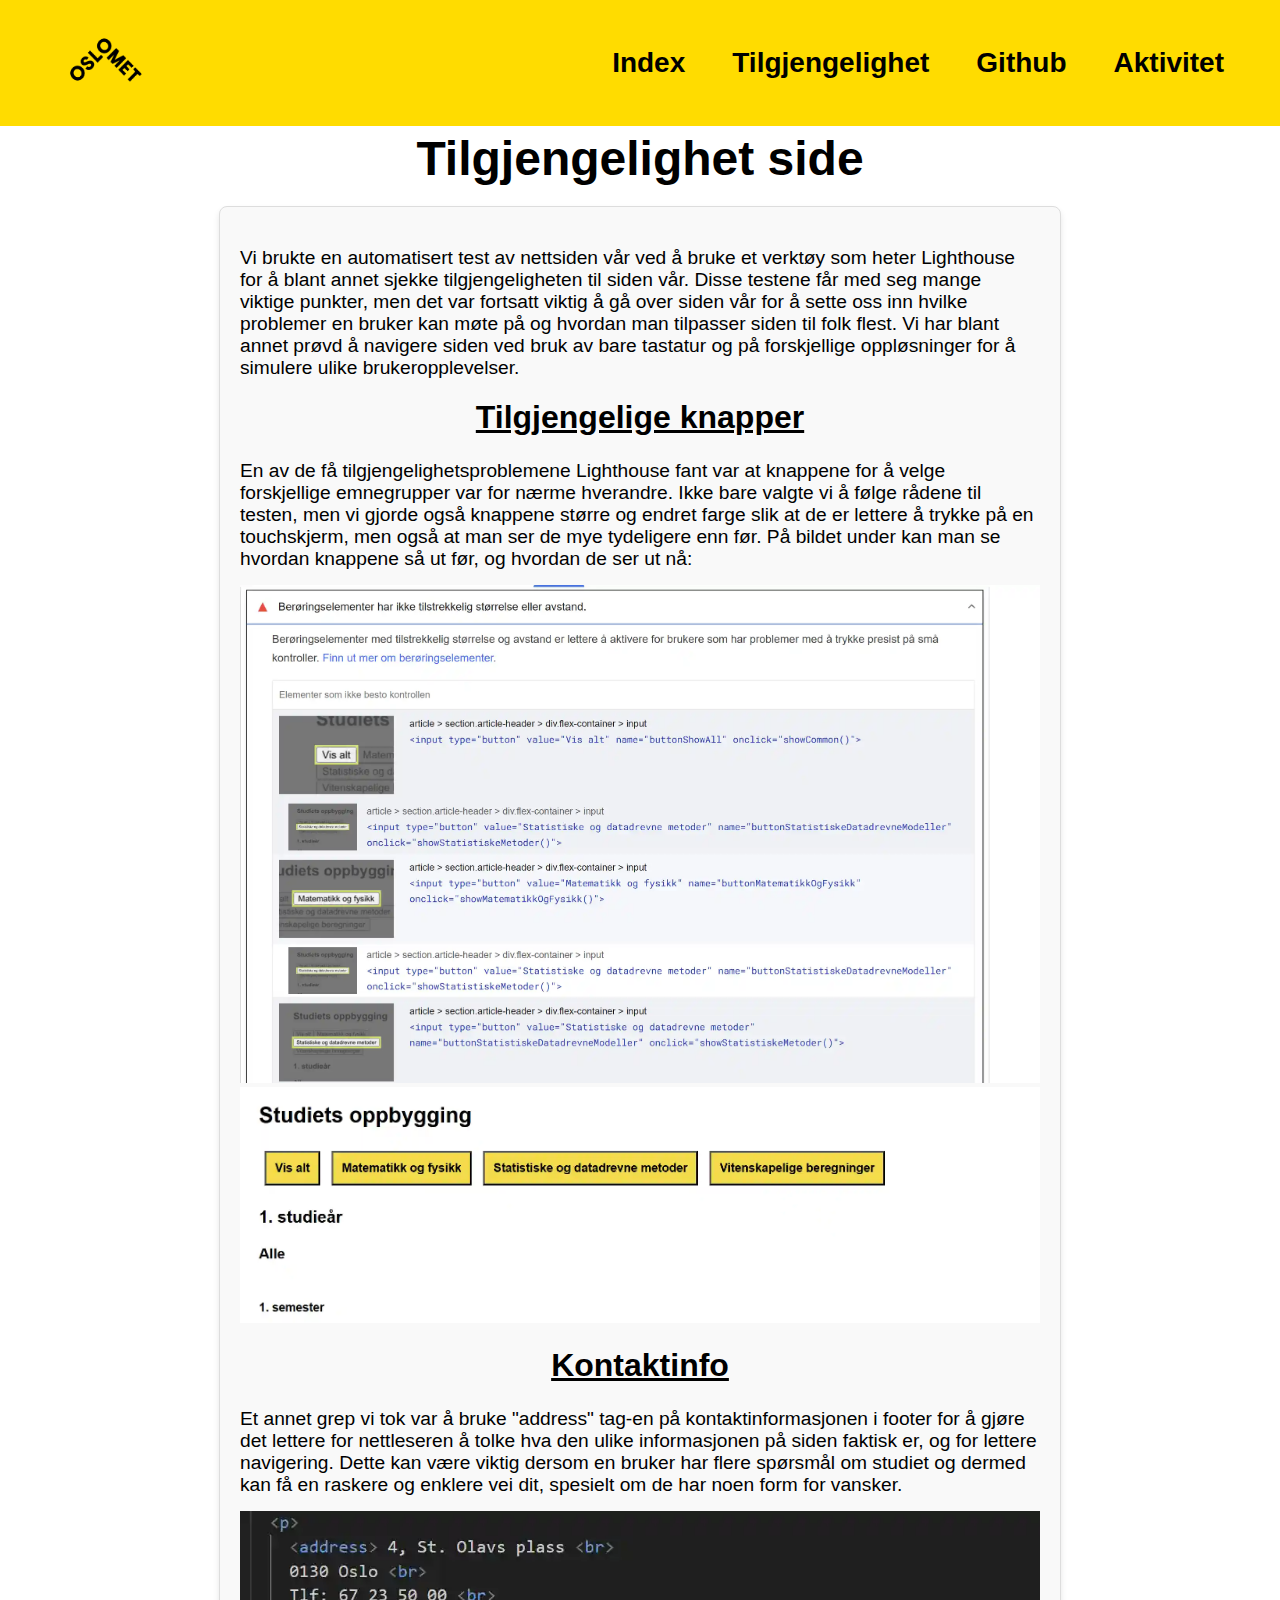
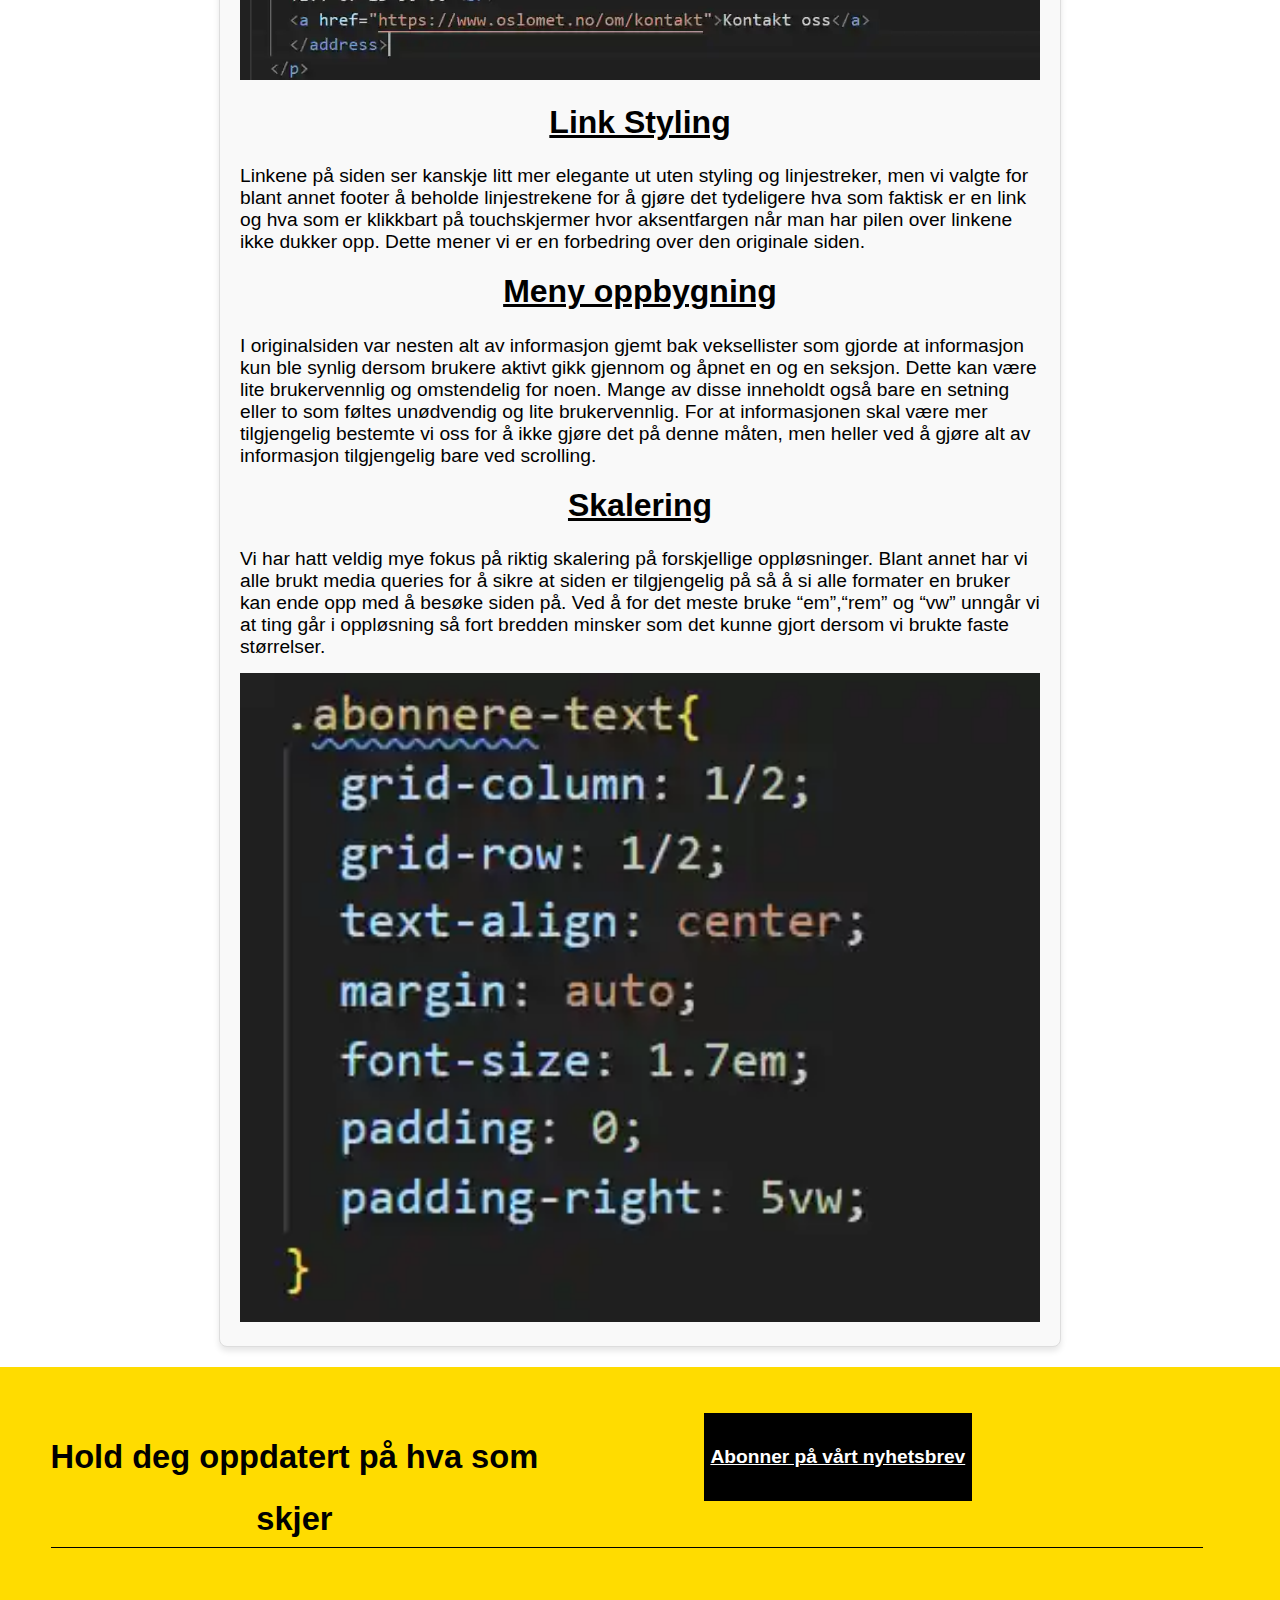
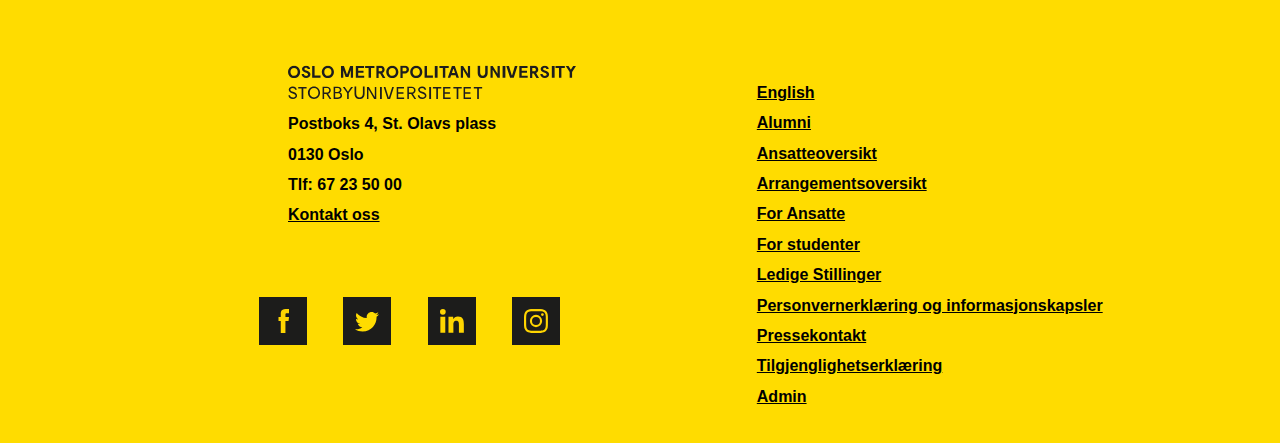
<file: pages/accessibility.html>
<!DOCTYPE html>
<html lang="no">
  <head>
    <meta charset="UTF-8">
    <meta name="viewport" content="width=device-width, initial-scale=1">
    <title></title>
    <link href="../css/stylesheet.css" rel="stylesheet">
    <link rel="icon" href="https://www.oslomet.no/build/images/favicon-32x32.png">
    <script src="../scripts/navbarScroll.js"></script>
  </head>
  <body>
    <header>
      <nav id="navbar">
        <div class="navbar-container">
          <a href="https://www.oslomet.no/">
            <img src="../images/logo-oslomet.webp" alt="OsloMet-logo" class="navbar-image">
          </a>
          <!-- Isnpired by https://dev.to/shubhamtiwari909/responsive-navbar-without-javascript-3p7o -->
          <!-- Hidden checkbox for toggle menu -->
          <input type="checkbox" id="menu-toggle-checkbox" aria-label="Toggle Menu">
          <label for="menu-toggle-checkbox" id="menu-toggle-label">Meny ☰</label>
          <ul>
            <li><a href="../index.html">Index</a></li>
            <li><a href="../pages/accessibility.html">Tilgjengelighet</a></li>
            <li><a href="../pages/github.html">Github</a></li>
            <li><a href="../pages/activity.html">Aktivitet</a></li>
          </ul>
        </div>
      </nav>
    </header>
    <main>
      <h1 class="github-heading">Tilgjengelighet side</h1>
      <article class="information-text">
        <p>
          Vi brukte en automatisert test av nettsiden vår ved å bruke et verktøy som heter Lighthouse for å blant annet sjekke tilgjengeligheten til siden vår. 
          Disse testene får med seg mange viktige punkter, men det var fortsatt viktig å gå over siden vår for å sette oss inn hvilke problemer en bruker kan møte på og hvordan man tilpasser siden til folk flest. 
          Vi har blant annet prøvd å navigere siden ved bruk av bare tastatur og på forskjellige oppløsninger for å simulere ulike brukeropplevelser. 
        </p>
        <h2>Tilgjengelige knapper</h2>
        <p>En av de få tilgjengelighetsproblemene Lighthouse fant var at knappene for å velge forskjellige emnegrupper var for nærme hverandre. 
          Ikke bare valgte vi å følge rådene til testen, men vi gjorde også knappene større og endret farge slik at de er lettere å trykke på en touchskjerm, men også at man ser de mye tydeligere enn før. 
          På bildet under kan man se hvordan knappene så ut før, og hvordan de ser ut nå: 
        </p>
        <img src="../images/test-resultat1.webp" alt="old buttons from test" class="access-img">
        <img src="../images/knapper.webp" alt="new buttons" class="access-img">
          
        <h2>Kontaktinfo</h2>
        <p>
          Et annet grep vi tok var å bruke "address" tag-en på kontaktinformasjonen i footer for å gjøre det lettere for nettleseren å tolke hva den ulike informasjonen på siden faktisk er, og for lettere navigering. 
          Dette kan være viktig dersom en bruker har flere spørsmål om studiet og dermed kan få en raskere og enklere vei dit, spesielt om de har noen form for vansker. 
        </p>
        <img src="../images/address-tag.webp" alt="picture of address tag" class="access-img">
        
        <h2>Link Styling</h2>
        <p>
          Linkene på siden ser kanskje litt mer elegante ut uten styling og linjestreker, men vi valgte for blant annet footer å beholde linjestrekene for å gjøre det tydeligere hva som faktisk er en link og hva som er klikkbart på touchskjermer hvor aksentfargen når man har pilen over linkene ikke dukker opp. 
          Dette mener vi er en forbedring over den originale siden. 
        </p>
        <h2>Meny oppbygning</h2>
        <p>
          I originalsiden var nesten alt av informasjon gjemt bak veksellister som gjorde at informasjon kun ble synlig dersom brukere aktivt gikk gjennom og åpnet en og en seksjon. 
          Dette kan være lite brukervennlig og omstendelig for noen. Mange av disse inneholdt også bare en setning eller to som føltes unødvendig og lite brukervennlig. 
          For at informasjonen skal være mer tilgjengelig bestemte vi oss for  å ikke gjøre det på denne måten, men heller ved å gjøre alt av informasjon tilgjengelig bare ved scrolling.
        </p>
        <h2>Skalering</h2>
        <p>
          Vi har hatt veldig mye fokus på riktig skalering på forskjellige oppløsninger. 
          Blant annet har vi alle brukt media queries for å sikre at siden er tilgjengelig på så å si alle formater en bruker kan ende opp med å besøke siden på. 
          Ved å for det meste bruke “em”,“rem” og “vw” unngår vi at ting går i oppløsning så fort bredden minsker som det kunne gjort dersom vi brukte faste størrelser.
        </p>
        <img src="../images/relative-size.webp" alt="picture of css with relative sizes" class="access-img">
      </article>   
    </main>
    <footer>
      <section class="abonnere-text">
        <p>Hold deg oppdatert på hva som skjer</p>
      </section>
      <a href="https://www.oslomet.no/nyhetsbrev" class="abonnere-knapp">
        <div>
          <p>Abonner på vårt nyhetsbrev</p>
        </div>
      </a>
      <hr>
      <section class="kontakt-info">
        <img class="oslomet-logo"  src="../images/logo-footer.svg" alt="OsloMet Logo">
        <address> Postboks 4, St. Olavs plass <br>
          0130 Oslo <br>
          Tlf: 67 23 50 00 <br>
          <a href="https://www.oslomet.no/om/kontakt">Kontakt oss</a>
        </address>
      </section>      
      <section class="link-list">
        <ul>
          <li><a href="https://www.oslomet.no/en">English</a></li>
          <li><a href="https://www.oslomet.no/alumni">Alumni</a></li>
          <li><a href="https://www.oslomet.no/om/ansatteoversikt">Ansatteoversikt</a></li>
          <li><a href="https://www.oslomet.no/om/arrangement/arrangementsoversikt">Arrangementsoversikt</a></li>
          <li><a href="https://www.oslomet.no/om/for-ansatte">For Ansatte</a></li>
          <li><a href="https://www.oslomet.no/om/for-studenter">For studenter</a></li>
          <li><a href="https://www.oslomet.no/om/ledige-stillinger">Ledige Stillinger</a></li>
          <li><a href="https://www.oslomet.no/om/personvernerklering-informasjonskapslar">Personvernerklæring og informasjonskapsler</a></li>
          <li><a href="https://www.oslomet.no/om/pressekontakt">Pressekontakt</a></li>
          <li><a href="https://www.oslomet.no/om/tilgjengelegheitserklering">Tilgjenglighetserklæring</a></li>
          <li><a href="https://login.microsoftonline.com">Admin</a></li>
        </ul>
      </section>
      <section class="social-media-links">
        <ul>
          <li class="logo-footer"><a href="https://www.facebook.com/oslomet/"><img src="../images/icon-facebook.svg" alt="Link til Facebook" class="footer-pic"></a></li>
          <li class="logo-footer"><a href="https://x.com/oslomet"><img src="../images/icon-twitter.svg" alt="Link til X" class="footer-pic"></a></li>
          <li class="logo-footer"><a href="https://no.linkedin.com/school/oslomet/"><img src="../images/icon-linkedin.svg" alt="Link til LinkedIn" class="footer-pic"></a></li>
          <li class="logo-footer"><a href="https://www.instagram.com/oslomet/?hl=nb"><img src="../images/icon-instagram.svg" alt="Link til Instagram" class="footer-pic"></a></li>
        </ul>
      </section>
    </footer>
  </body>
</html>
</file>
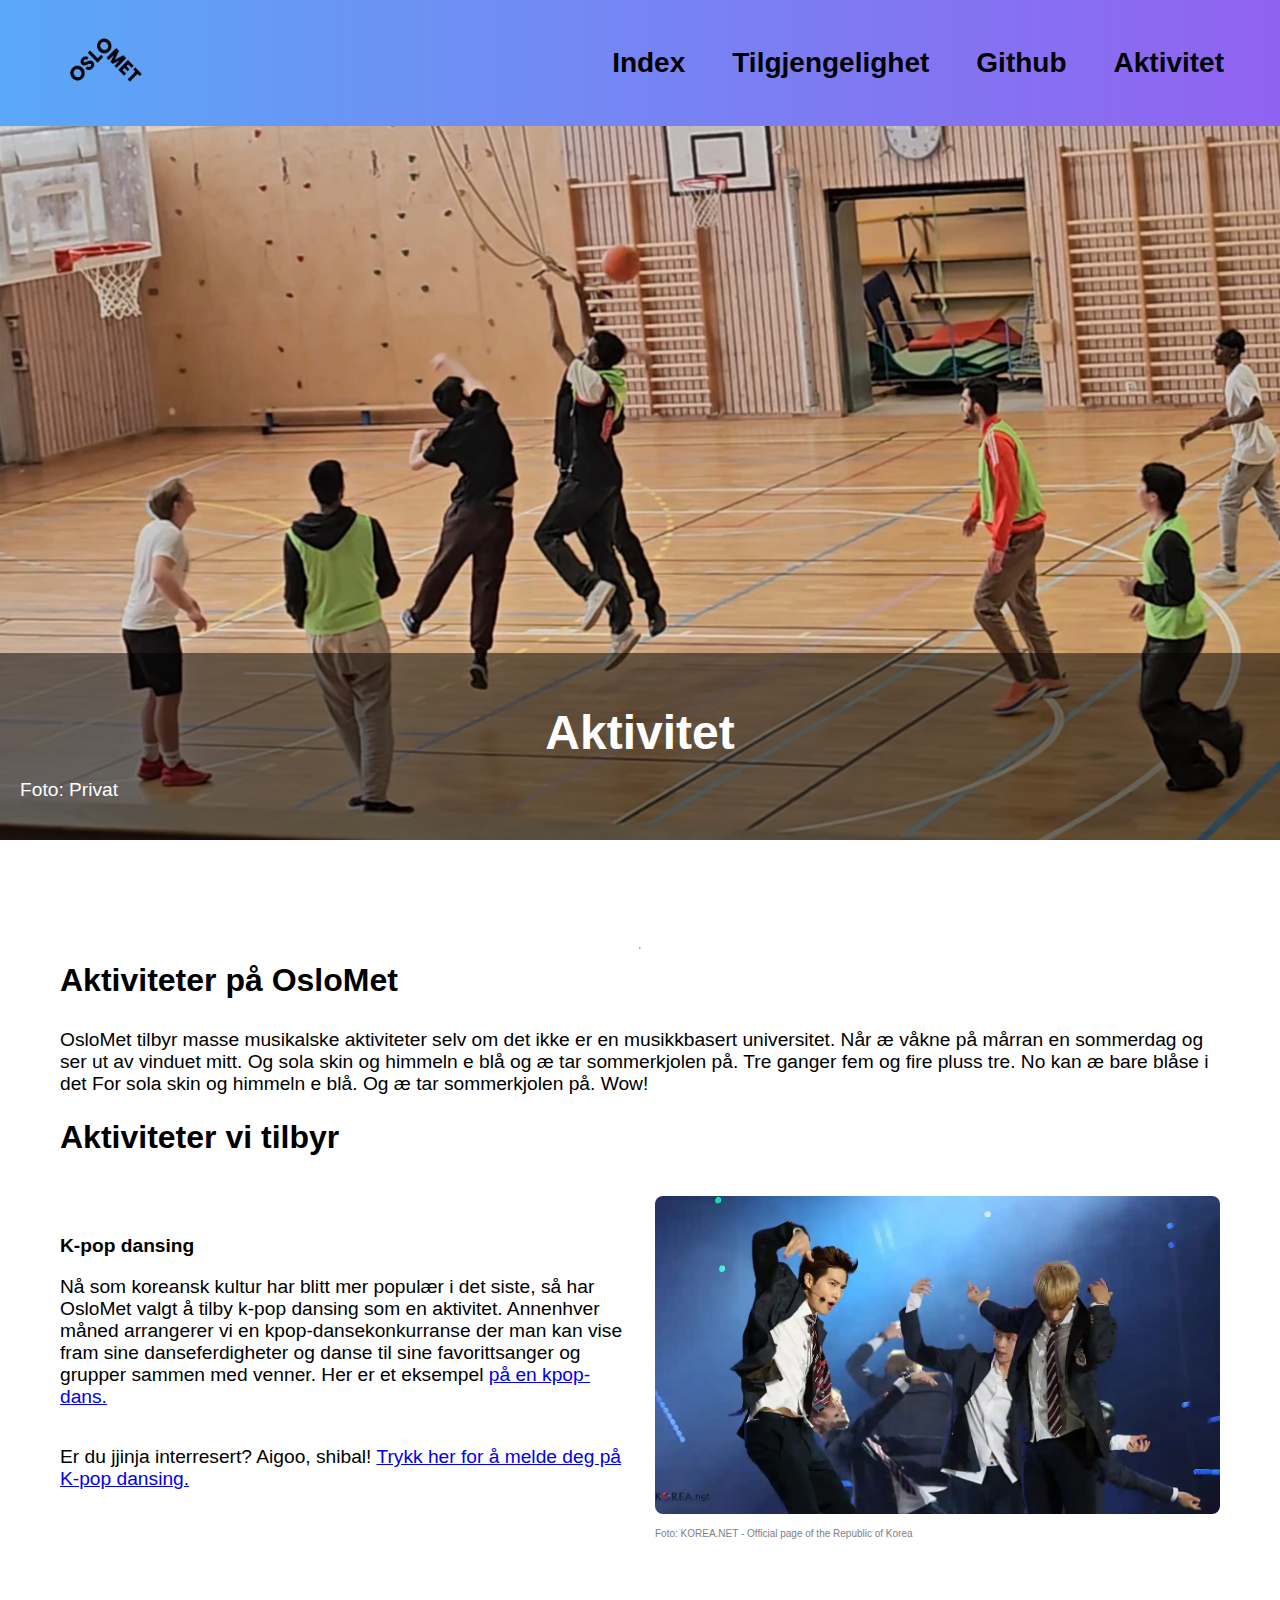
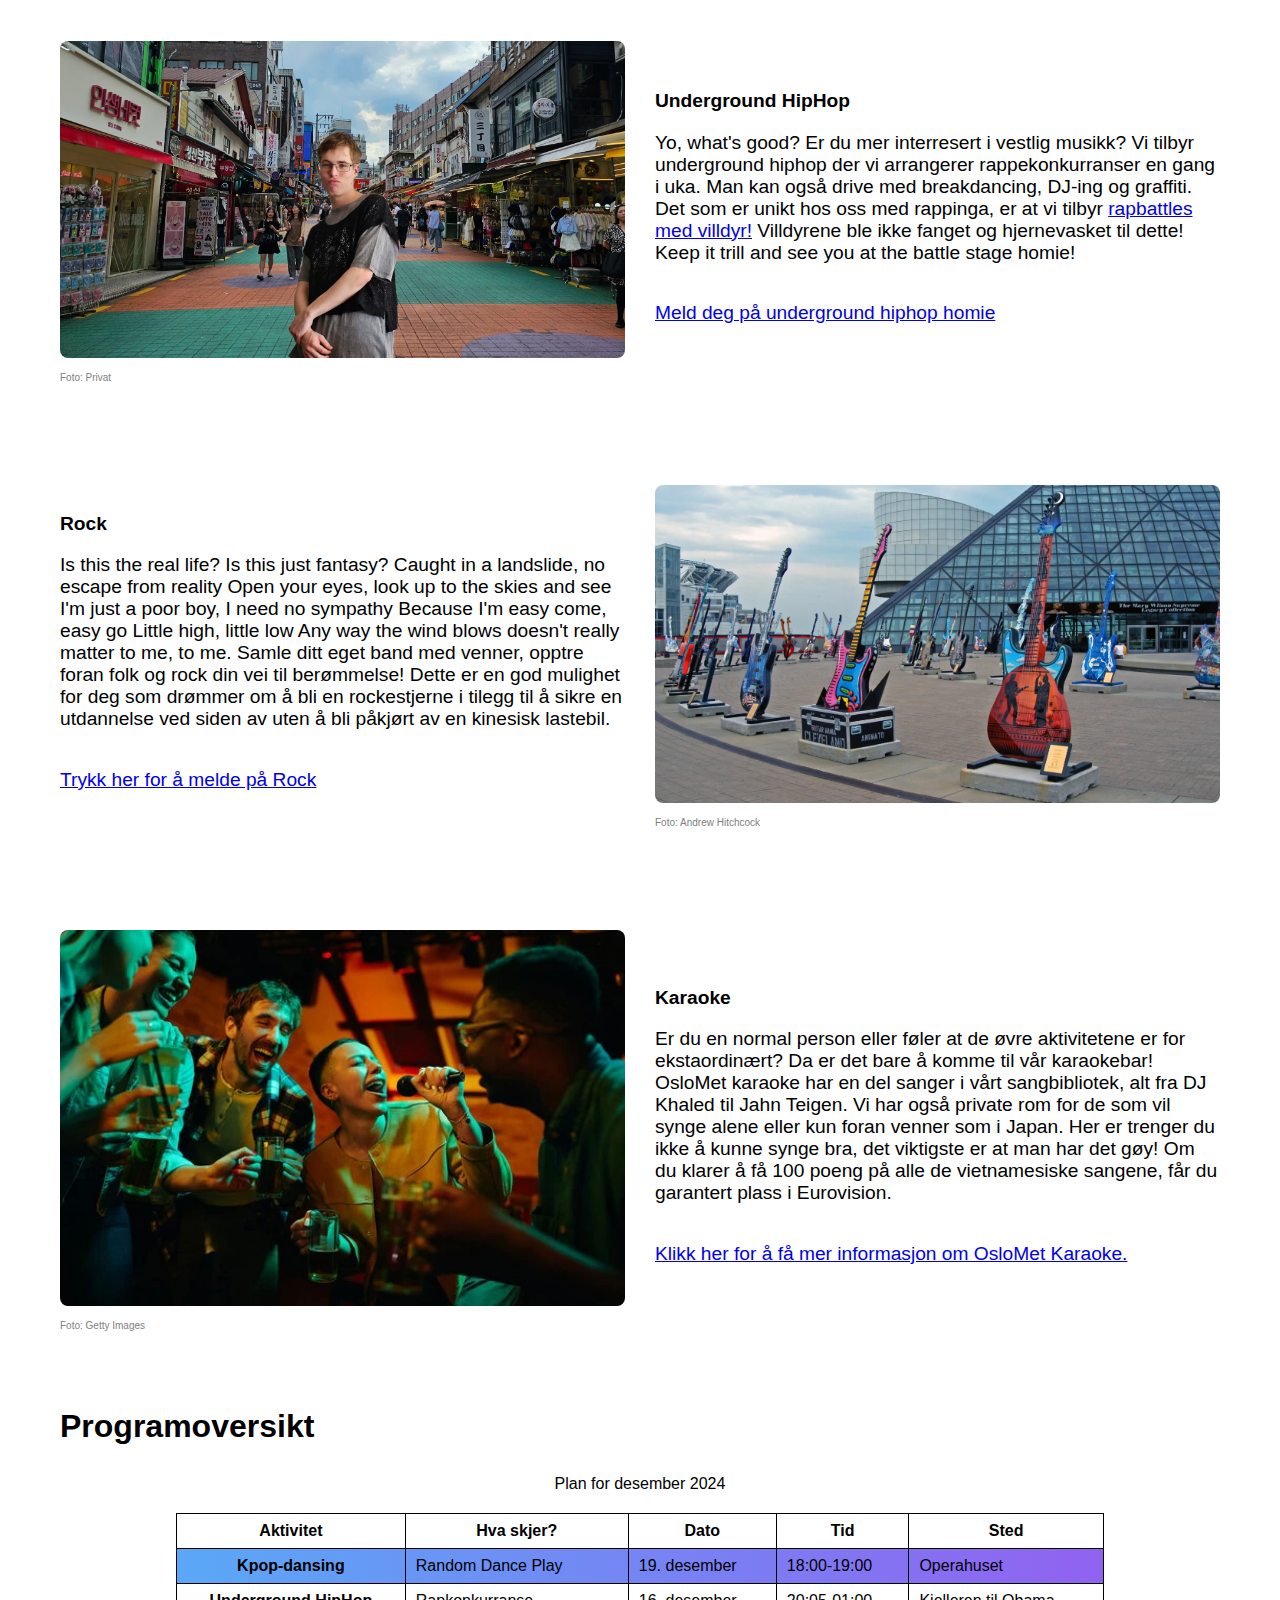
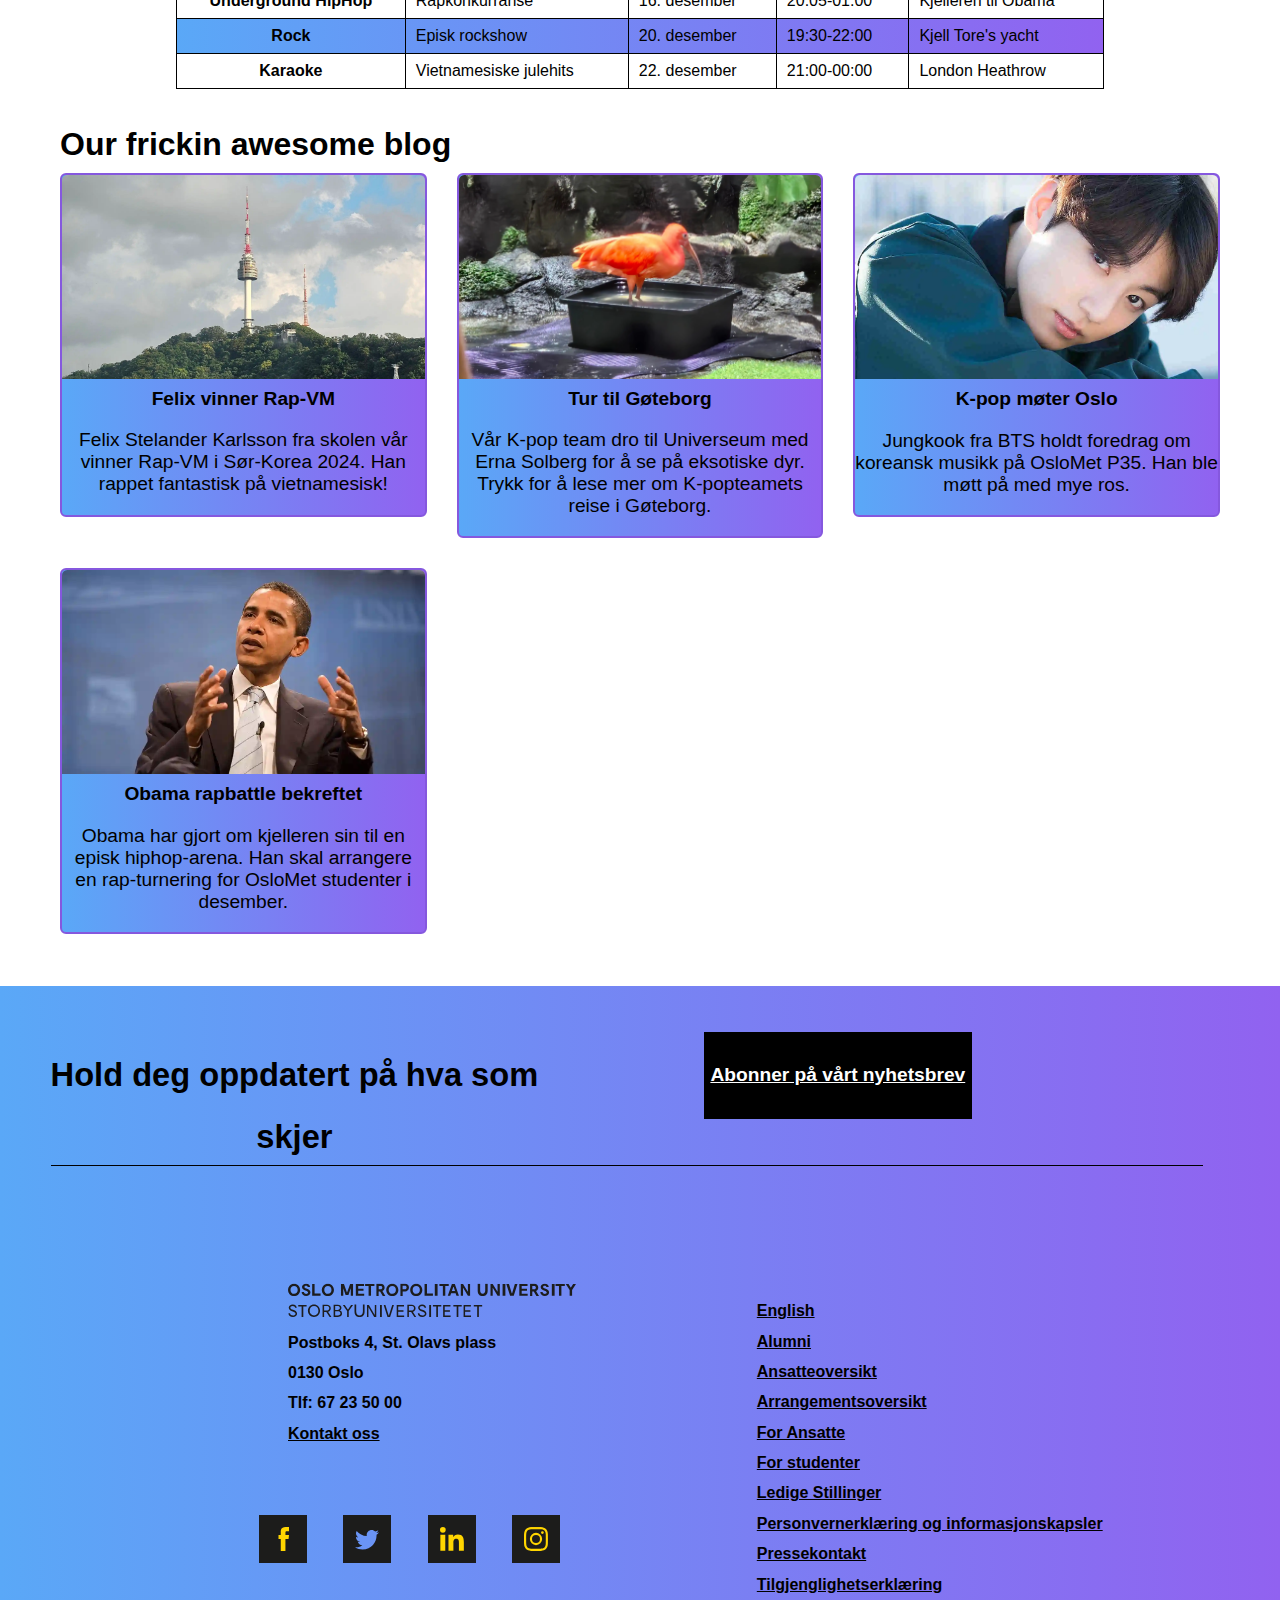
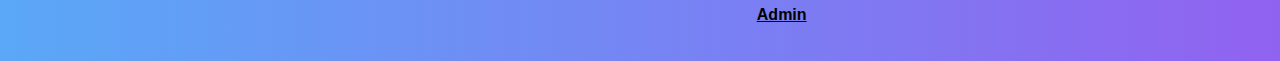
<file: pages/activity.html>
<!DOCTYPE html>
<html lang="no" class="activity-page">
  <head class="main-activitypage">
    <meta charset="UTF-8">
    <meta name="viewport" content="width=device-width, initial-scale=1">
    <title>Aktivitet - OsloMet</title>
    <link href="../css/stylesheet.css" rel="stylesheet">
    <link rel="icon" href="https://www.oslomet.no/build/images/favicon-32x32.png">
    <script src="../scripts/navbarScroll.js"></script>
  </head>
  <body>
    <header>
      <nav id="navbar">
        <div class="navbar-container">
          <a href="https://www.oslomet.no/">
            <img src="../images/logo-oslomet.webp" alt="OsloMet-logo" class="navbar-image">
          </a>
          <!-- Isnpired by https://dev.to/shubhamtiwari909/responsive-navbar-without-javascript-3p7o -->
          <!-- Hidden checkbox for toggle menu -->
          <input type="checkbox" id="menu-toggle-checkbox" aria-label="Toggle Menu">
          <label for="menu-toggle-checkbox" id="menu-toggle-label">Meny ☰</label>
          <ul>
            <li><a href="../index.html">Index</a></li>
            <li><a href="../pages/accessibility.html">Tilgjengelighet</a></li>
            <li><a href="../pages/github.html">Github</a></li>
            <li><a href="../pages/activity.html">Aktivitet</a></li>
          </ul>
        </div>
      </nav>
      <div class="activity-header"> 
        <img src="../images/Folk-i-aktivitet.webp" alt="folk i aktivitet">
        <div class="activity-front-photo">
          <h1>Aktivitet</h1>
          <!--Fotografen er en av gruppemedlemmene-->
          <p>Foto: Privat</p> 
        </div>
      </div>
    </header>
    <main>
      <hr>
      <h2>Aktiviteter på OsloMet</h2>
      <p>
        OsloMet tilbyr masse musikalske aktiviteter selv om det ikke er en musikkbasert universitet.
        Når æ våkne på mårran en sommerdag og ser ut av vinduet mitt. Og sola skin og himmeln e blå
        og æ tar sommerkjolen på. Tre ganger fem og fire pluss tre. No kan æ bare blåse i det
        For sola skin og himmeln e blå. Og æ tar sommerkjolen på. Wow!
      </p>
      <h2>Aktiviteter vi tilbyr</h2>
      <section class="activity-section">
        <div class="activity-text">
          <h3>K-pop dansing</h3>
          <p>Nå som koreansk kultur har blitt mer populær i det siste,
             så har OsloMet valgt å tilby k-pop dansing som en aktivitet. Annenhver måned arrangerer vi en kpop-dansekonkurranse
             der man kan vise fram sine danseferdigheter og danse til sine favorittsanger og grupper sammen med venner.
            Her er et eksempel <a href="https://youtu.be/b6ycw7p9-bE?si=KZdXc_p_6hAb_R4w">på en kpop-dans.</a></p>
          <p>Er du jjinja interresert? Aigoo, shibal! <a href="https://www.jopping.org/home">Trykk her for å melde deg på K-pop dansing.</a></p>  
        </div>
        <div class="activity-photo">
          <img src="../images/kpopdansingCopyrightfree.webp" alt="EXO opptrer under 2013 K-POP World Festival">
          <p class="photo-source">Foto: KOREA.NET - Official page of the Republic of Korea</p> <!--under lisens fra Creative Commons Attribution-Share Alike 2.0 Generic license-->
          <!--Source: https://www.flickr.com/photos/42438955@N05/11039909814/-->
        </div>
      </section>
      <section class="activity-section-mirror">
        <div class="activity-text">
          <h3>Underground HipHop</h3>
          <p>Yo, what's good? Er du mer interresert i vestlig musikk?
            Vi tilbyr underground hiphop der vi arrangerer rappekonkurranser en gang i uka.
            Man kan også drive med breakdancing, DJ-ing og graffiti. Det som er unikt hos oss med rappinga, er
            at vi tilbyr <a href="https://youtu.be/nfJKNeZThmU?si=tdj49a8TVsiwMmsG">rapbattles med villdyr!</a> 
            Villdyrene ble ikke fanget og hjernevasket til dette! Keep it trill and see you at the battle stage homie!</p>
          <p><a href="https://youtu.be/Q1rQc7keRng?si=2h5VZlGH2pY_UDh4">Meld deg på underground hiphop homie</a></p>
        </div>
        <div class="activity-photo">
          <!--Fotografen er en av gruppemedlemmene--> 
          <img src="../images/rapper-in-korea.webp" alt="Ukjent rapper i Sør-Korea">  
          <p class="photo-source">Foto: Privat</p> 
        </div>                                                        
      </section>
      <section class="activity-section">
        <div class="activity-text">
          <h3>Rock</h3>
          <p>Is this the real life? Is this just fantasy?
            Caught in a landslide, no escape from reality
            Open your eyes, look up to the skies and see
            I'm just a poor boy, I need no sympathy
            Because I'm easy come, easy go
            Little high, little low
            Any way the wind blows doesn't really matter to me, to me. Samle ditt eget band med venner,
            opptre foran folk og rock din vei til berømmelse! Dette er en god mulighet for deg som
            drømmer om å bli en rockestjerne i tilegg til å sikre en utdannelse ved siden
            av uten å bli påkjørt av en kinesisk lastebil.</p>
            <p><a href="https://www.youtube.com/watch?v=fJ9rUzIMcZQ">Trykk her for å melde på Rock</a></p>
        </div>
        <div class="activity-photo">
          <img src="../images/rockCopyrightfree.webp" alt="Utstilling av gitarer utendørs">
          <p class="photo-source">Foto: Andrew Hitchcock</p>
          <!--under lisens fra  Creative Commons Attribution 2.0 Generic license.-->
          <!--Source: https://www.flickr.com/photos/81569586@N00/16606000-->
        </div>
      </section>
      <section class="activity-section-mirror">
        <div class="activity-text">
          <h3>Karaoke</h3>
          <p>Er du en normal person eller føler at de øvre aktivitetene er for ekstaordinært? Da er det bare å komme til vår karaokebar! OsloMet karaoke har en del sanger i vårt sangbibliotek, alt fra DJ Khaled til Jahn Teigen.
            Vi har også private rom for de som vil synge alene eller kun foran venner som i Japan. Her er trenger du ikke å kunne synge bra, det viktigste er at man har det gøy!
          Om du klarer å få 100 poeng på alle de vietnamesiske sangene, får du garantert plass i Eurovision.</p>
          <p><a href="https://youtu.be/MJbE3uWN9vE?si=erz5P1UV5twkucXQ">Klikk her for å få mer informasjon om OsloMet Karaoke.</a></p>
        </div>
        <div class="activity-photo">
          <img src="../images/KaraokeParty.webp" alt="En vennegruppe som synger karaoke" width="80%">
          <p class="photo-source">Foto: Getty Images</p>
        </div>
      </section>
      <h2>Programoversikt</h2>
      <!--Legger til tabell-->
      <section class="activity-table">
        <table>
          <caption>Plan for desember 2024</caption>
          <thead>
            <tr>
              <th scope="col">Aktivitet</th>
              <th scope="col">Hva skjer?</th>
              <th scope="col">Dato</th>
              <th scope="col">Tid</th>
              <th scope="col">Sted</th>
            </tr>
          </thead>
          <tbody>
            <tr>
              <th scope="row">Kpop-dansing</th>
              <td>Random Dance Play</td>
              <td>19. desember</td>
              <td>18:00-19:00</td>
              <td>Operahuset</td>
            </tr>
            <tr>
              <th scope="row">Underground HipHop</th>
              <td>Rapkonkurranse</td>
              <td>16. desember</td>
              <td>20:05-01:00</td>
              <td>Kjelleren til Obama</td>
            </tr>
            <tr>
              <th scope="row">Rock</th>
              <td>Episk rockshow</td>
              <td>20. desember</td>
              <td>19:30-22:00</td>
              <td>Kjell Tore's yacht</td>
            </tr>
            <tr>
              <th scope="row">Karaoke</th>
              <td>Vietnamesiske julehits</td>
              <td>22. desember</td>
              <td>21:00-00:00</td>
              <td>London Heathrow</td>
            </tr>
          </tbody>
        </table>
      </section>
      <h2>Our frickin awesome blog</h2>
      <section class="blog">
        <div class="blog-wrapper">
          <a href="https://thesmartlocal.com/vietnam/vietnamese-hip-hop-artists/">
            <div class="blog-box">
              <!--Fotografen er en av gruppemedlemmene-->
              <img src="../images/SeoulNtower.webp" alt="N Seoul Tower"> 
              <h3>Felix vinner Rap-VM</h3>
              <p>Felix Stelander Karlsson fra skolen vår vinner Rap-VM
                i Sør-Korea 2024. Han rappet fantastisk på vietnamesisk!
              </p>
            </div>
          </a>
          <a href="https://www.universeum.se/">
            <div class="blog-box">
              <!--Fotografen er en av gruppemedlemmene-->
              <img src="../images/orange-bird.webp" alt="En oransje fugl">
              <h3>Tur til Gøteborg</h3>
              <p>
              Vår K-pop team dro til Universeum med Erna Solberg for å se på eksotiske dyr.
              Trykk for å lese mer om K-popteamets reise i Gøteborg.
              </p>
            </div>
          </a>
          <a href="https://www.ticketmaster.no/">
            <div class="blog-box">
              <!--Foto: Dispatch / Wikimedia Commons, lisensiert under Creative Commons Attribution 3.0 Unported license.-->
              <!--Source: https://www.youtube.com/watch?v=UWQG99GxkOc-->
              <img src="../images/JungkookCopyrightfree.webp" alt="BTS Jungkook"> 
              <h3>K-pop møter Oslo</h3>
              <p>
              Jungkook fra BTS holdt foredrag om koreansk musikk på OsloMet P35. Han ble møtt på med mye ros.
              </p>
            </div>
          </a>
          <a href="https://www.whitehouse.gov/">
            <div class="blog-box">
              <!--Foto: Center for American Progress Action Fund / Wikimedia Commons, lisensiert under Creative Commons Attribution-Share Alike 2.0 Generic license.-->
              <!--Source: https://www.flickr.com/photos/7513136@N05/452460338/-->
              <img src="../images/ObamaCopyrightfree.webp" alt="Barack Obama"> 
              <h3>Obama rapbattle bekreftet</h3>
              <p>
              Obama har gjort om kjelleren sin til en episk hiphop-arena.
              Han skal arrangere en rap-turnering for OsloMet studenter i desember.
              </p>
            </div>
          </a>
        </div>
      </section>
    </main>
    <footer>
      <section class="abonnere-text">
        <p>Hold deg oppdatert på hva som skjer</p>
      </section>
      <a href="https://www.oslomet.no/nyhetsbrev" class="abonnere-knapp">
        <div>
          <p>Abonner på vårt nyhetsbrev</p>
        </div>
      </a>
      <hr>
      <section class="kontakt-info">
        <img class="oslomet-logo"  src="../images/logo-footer.svg" alt="OsloMet Logo">
        <address> Postboks 4, St. Olavs plass <br>
          0130 Oslo <br>
          Tlf: 67 23 50 00 <br>
          <a href="https://www.oslomet.no/om/kontakt">Kontakt oss</a>
        </address>
      </section>      
      <section class="link-list">
        <ul>
          <li><a href="https://www.oslomet.no/en">English</a></li>
          <li><a href="https://www.oslomet.no/alumni">Alumni</a></li>
          <li><a href="https://www.oslomet.no/om/ansatteoversikt">Ansatteoversikt</a>
          <li><a href="https://www.oslomet.no/om/arrangement/arrangementsoversikt">Arrangementsoversikt</a></li>
          <li><a href="https://www.oslomet.no/om/for-ansatte">For Ansatte</a></li>
          <li><a href="https://www.oslomet.no/om/for-studenter">For studenter</a></li>
          <li><a href="https://www.oslomet.no/om/ledige-stillinger">Ledige Stillinger</a></li>
          <li><a href="https://www.oslomet.no/om/personvernerklering-informasjonskapslar">Personvernerklæring og informasjonskapsler</a></li>
          <li><a href="https://www.oslomet.no/om/pressekontakt">Pressekontakt</a></li>
          <li><a href="https://www.oslomet.no/om/tilgjengelegheitserklering">Tilgjenglighetserklæring</a></li>
          <li><a href="https://login.microsoftonline.com">Admin</a></li>
        </ul>
      </section>
      <section class="social-media-links">
        <ul>
          <li class="logo-footer"><a href="https://www.facebook.com/oslomet/"><img src="../images/icon-facebook.svg" alt="Link til Facebook" class="footer-pic"></a></li>
          <li class="logo-footer"><a href="https://x.com/oslomet"><img src="../images/icon-twitter.svg" alt="Link til X" class="footer-pic"></a></li>
          <li class="logo-footer"><a href="https://no.linkedin.com/school/oslomet/"><img src="../images/icon-linkedin.svg" alt="Link til LinkedIn" class="footer-pic"></a></li>
          <li class="logo-footer"><a href="https://www.instagram.com/oslomet/?hl=nb"><img src="../images/icon-instagram.svg" alt="Link til Instagram" class="footer-pic"></a></li>
        </ul>
      </section>
    </footer>
  </body>
</html>
</file>
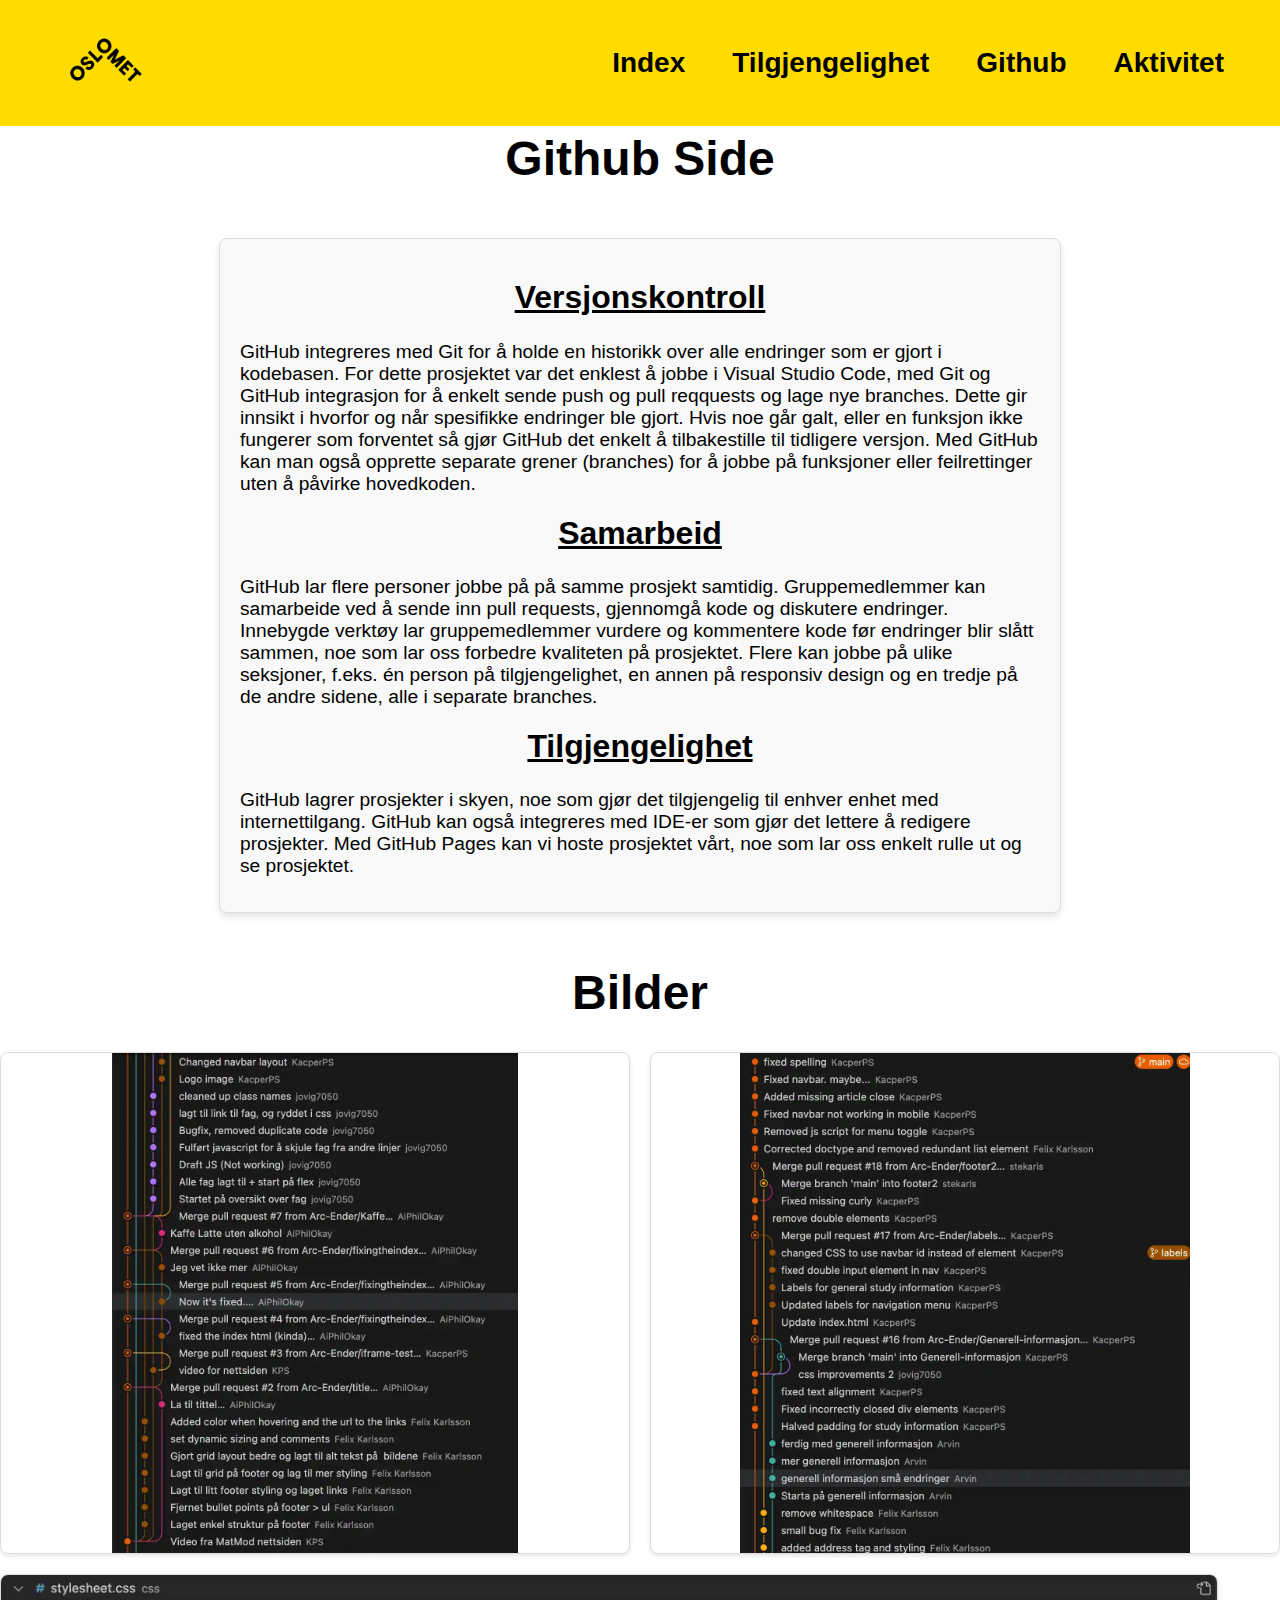
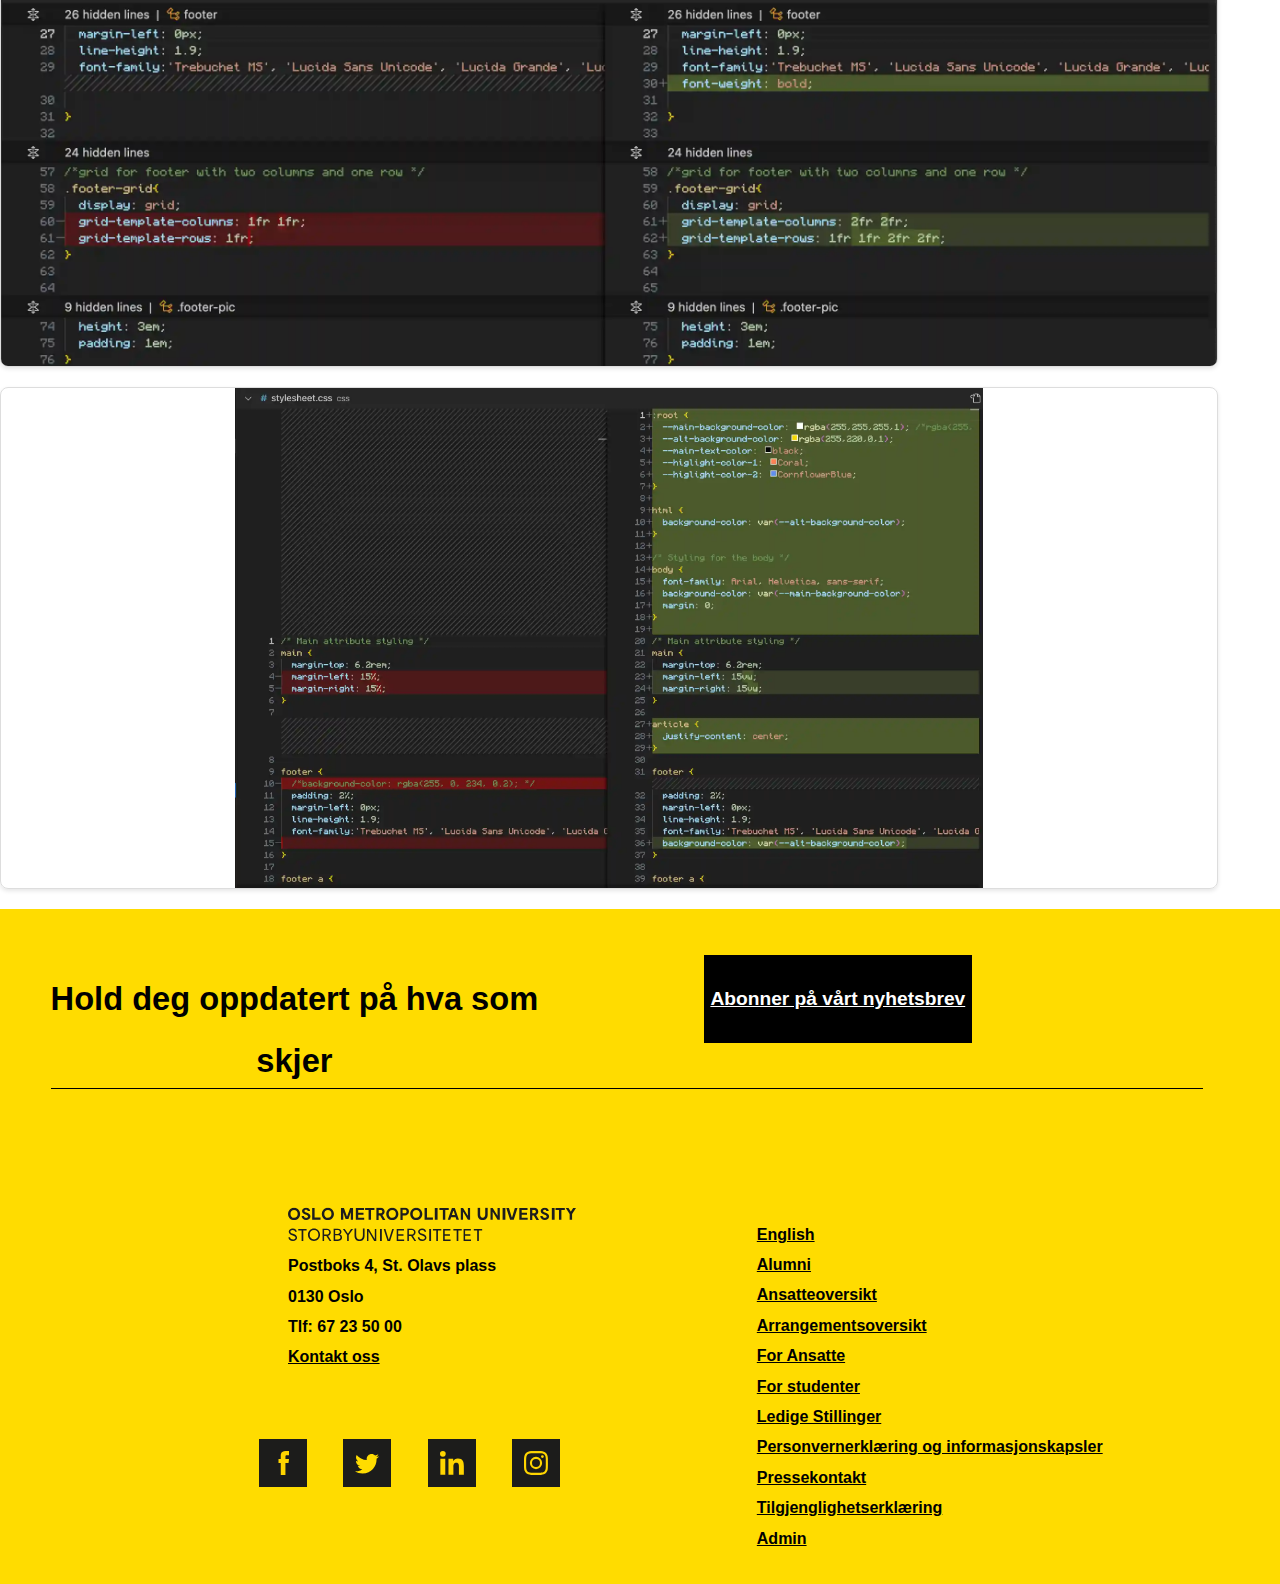
<file: pages/github.html>
<!DOCTYPE html>
<html lang="no">
  <head>
    <meta charset="UTF-8">
    <meta name="viewport" content="width=device-width, initial-scale=1">
    <title></title>
    <link href="../css/stylesheet.css" rel="stylesheet">
    <link rel="icon" href="https://www.oslomet.no/build/images/favicon-32x32.webp">
    <script src="../scripts/navbarScroll.js"></script>
  </head>
  <body>
    <header>
      <nav id="navbar">
        <div class="navbar-container">
          <a href="https://www.oslomet.no/">
            <img src="../images/logo-oslomet.webp" alt="OsloMet-logo" class="navbar-image">
          </a>
          <!-- Isnpired by https://dev.to/shubhamtiwari909/responsive-navbar-without-javascript-3p7o -->
          <!-- Hidden checkbox for toggle menu -->
          <input type="checkbox" id="menu-toggle-checkbox" aria-label="Toggle Menu">
          <label for="menu-toggle-checkbox" id="menu-toggle-label">Meny ☰</label>
          <ul>
            <li><a href="../index.html">Index</a></li>
            <li><a href="../pages/accessibility.html">Tilgjengelighet</a></li>
            <li><a href="../pages/github.html">Github</a></li>
            <li><a href="../pages/activity.html">Aktivitet</a></li>
          </ul>
        </div>
      </nav>
    </header>
    <main>
      <section class="github-heading">
        <h1>Github Side</h1>
      </section>
      <article class="information-text">
        <h2>Versjonskontroll</h2>
        <p>GitHub integreres med Git for å holde en historikk over alle endringer som er gjort i kodebasen. 
          For dette prosjektet var det enklest å jobbe i Visual Studio Code, med Git og GitHub integrasjon for å enkelt sende push og pull reqquests og lage nye branches.
          Dette gir innsikt i hvorfor og når spesifikke endringer ble gjort. Hvis noe går galt, eller en funksjon ikke fungerer som forventet
          så gjør GitHub det enkelt å tilbakestille til tidligere versjon. Med GitHub kan man også opprette separate grener (branches) 
          for å jobbe på funksjoner eller feilrettinger uten å påvirke hovedkoden.
        </p>
        <h2>Samarbeid</h2>
        <p>
          GitHub lar flere personer jobbe på på samme prosjekt samtidig. Gruppemedlemmer kan samarbeide ved å sende inn pull requests, gjennomgå kode og diskutere endringer.
          Innebygde verktøy lar gruppemedlemmer vurdere og kommentere kode før endringer blir slått sammen, noe som lar oss forbedre kvaliteten på prosjektet.
          Flere kan jobbe på ulike seksjoner, f.eks. én person på tilgjengelighet, en annen på responsiv design og en tredje på de andre sidene, alle i separate branches.
        </p>
        <h2>Tilgjengelighet</h2>
        <p>
          GitHub lagrer prosjekter i skyen, noe som gjør det tilgjengelig til enhver enhet med internettilgang. 
          GitHub kan også integreres med IDE-er som gjør det lettere å redigere prosjekter.
          Med GitHub Pages kan vi hoste prosjektet vårt, noe som lar oss enkelt rulle ut og se prosjektet.
        </p>
      </article>
      <section class="github-heading">
        <h1>Bilder</h1>
      </section>
      <div class="image-grid">
        <img src="../images/sourceControlGraph.webp" alt="Source control graph">
        <img src="../images/sourceControlGraph2.webp" alt="Second source control graph">
        <img src="../images/SpecificChange.webp" alt="Specific change">
        <img src="../images/SpecificChange2.webp" alt="Second specific change">
      </div>      
    </main>
    <footer>
      <section class="abonnere-text">
        <p>Hold deg oppdatert på hva som skjer</p>
      </section>
      <a href="https://www.oslomet.no/nyhetsbrev" class="abonnere-knapp">
        <div>
          <p>Abonner på vårt nyhetsbrev</p>
        </div>
      </a>
      <hr>
      <section class="kontakt-info">
        <img class="oslomet-logo"  src="../images/logo-footer.svg" alt="OsloMet Logo">
        <address> Postboks 4, St. Olavs plass <br>
          0130 Oslo <br>
          Tlf: 67 23 50 00 <br>
          <a href="https://www.oslomet.no/om/kontakt">Kontakt oss</a>
        </address>
      </section>      
      <section class="link-list">
        <ul>
          <li><a href="https://www.oslomet.no/en">English</a></li>
          <li><a href="https://www.oslomet.no/alumni">Alumni</a></li>
          <li><a href="https://www.oslomet.no/om/ansatteoversikt">Ansatteoversikt</a></li>
          <li><a href="https://www.oslomet.no/om/arrangement/arrangementsoversikt">Arrangementsoversikt</a></li>
          <li><a href="https://www.oslomet.no/om/for-ansatte">For Ansatte</a></li>
          <li><a href="https://www.oslomet.no/om/for-studenter">For studenter</a></li>
          <li><a href="https://www.oslomet.no/om/ledige-stillinger">Ledige Stillinger</a></li>
          <li><a href="https://www.oslomet.no/om/personvernerklering-informasjonskapslar">Personvernerklæring og informasjonskapsler</a></li>
          <li><a href="https://www.oslomet.no/om/pressekontakt">Pressekontakt</a></li>
          <li><a href="https://www.oslomet.no/om/tilgjengelegheitserklering">Tilgjenglighetserklæring</a></li>
          <li><a href="https://login.microsoftonline.com">Admin</a></li>
        </ul>
      </section>
      <section class="social-media-links">
        <ul>
          <li class="logo-footer"><a href="https://www.facebook.com/oslomet/"><img src="../images/icon-facebook.svg" alt="Link til Facebook" class="footer-pic"></a></li>
          <li class="logo-footer"><a href="https://x.com/oslomet"><img src="../images/icon-twitter.svg" alt="Link til X" class="footer-pic"></a></li>
          <li class="logo-footer"><a href="https://no.linkedin.com/school/oslomet/"><img src="../images/icon-linkedin.svg" alt="Link til LinkedIn" class="footer-pic"></a></li>
          <li class="logo-footer"><a href="https://www.instagram.com/oslomet/?hl=nb"><img src="../images/icon-instagram.svg" alt="Link til Instagram" class="footer-pic"></a></li>
        </ul>
      </section>
    </footer>
  </body>
</html>
</file>
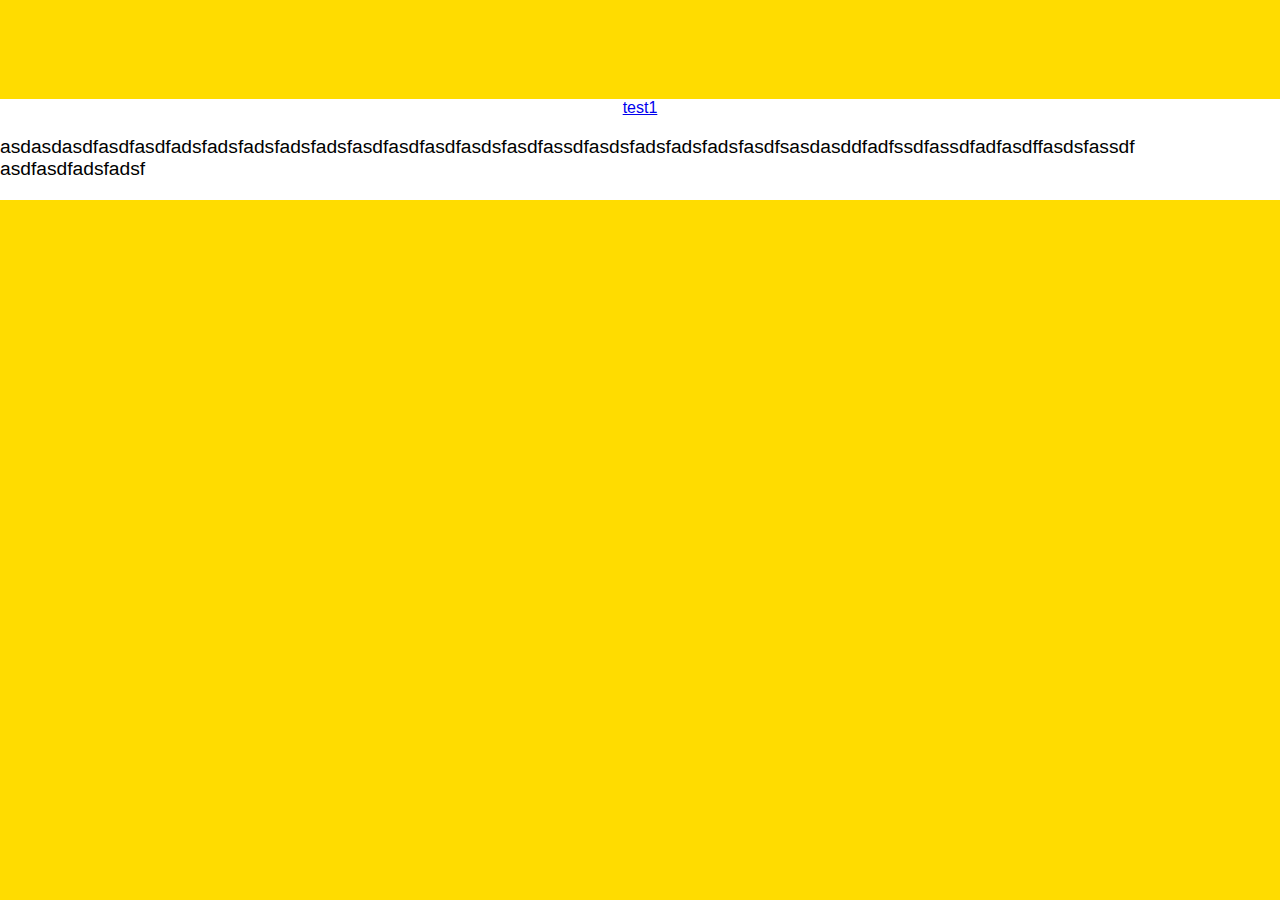
<file: pages/iframesources/test2.html>
<!DOCTYPE html>
<html lang="no">
  <head>
    <meta charset="UTF-8">
    <meta name="viewport" content="width=device-width, initial-scale=1">
    <title></title>
    <link href="../../css/stylesheet.css" rel="stylesheet">
  </head>
  <body>
    <main>
      <a href="test1.html">test1</a>
      <div class="testdiv">
        <p>asdasdasdfasdfasdfadsfadsfadsfadsfadsfasdfasdfasdfasdsfasdfassdfasdsfadsfadsfadsfasdfsasdasddfadfssdfassdfadfasdffasdsfassdf asdfasdfadsfadsf</p>
      </div>   
    </main>
  </body>
</html>
</file>
<file: css/stylesheet.css>
/*
 * CSS structure:
 * - Colors
 * - General elements
 * - General classes
 * - Navbar styling
 * - Footer styling
 * - Media querries
 * - Page specific styling
 *   -> Index styling
 *   -> Github styling
 *   -> Accessability styling
 *   -> Activity-page styling
 * */




/* Colors: */



:root {
  /*Text:*/
  --main-text-color: black;
  --alt-text-color: white;
  --main-link-color: rgba(0,0,238,1); /* Default: 0, 0, 238, 1 */
  --link-hover-color: rgba(255, 170, 0, 1);
  --link-visited: rgba(85, 26, 139, 1); /* Default: 85, 26, 139, 1 */
  --default-font-family: Arial, Helvetica, sans-serif;

  /*Bacground colors*/
  --main-background-color: white;
  --alt-background-color: rgba(255,220,0,1);
  --hover-background-color: rgba(241, 241, 241, 1);
  --higlight-color-1: rgba(255,220,0,1);
  --higlight-color-2: orange;
  background: var(--alt-background-color);

  /*Other: */
  --main-border-color: black;
  --alt-border-color: rgba(221,221,221,1);
}

:root.activity-page {
  --alt-background-color: rgba(145, 98, 240,1);
  --background-gradient:linear-gradient(to right,rgba(90, 168, 247, 1) ,rgba(145, 98, 240,1));

  --alt-border-color: rgba(133, 88, 222,1);

  background: var(--alt-background-color); /* Set color when scrolling past page. Overwritten in body with color for main part of site */
}



/* General elements: */




body {
  background-color: var(--main-background-color);
  font-family: var(--default-font-family);
  margin: 0;
  align-items: center;
}

main {
  margin: auto;
  margin-top: 6.2rem;
  display: flex;
  flex-direction: column;
  align-items: center;
  max-width: 2048px;
}

article {
  width: 80vw;
  max-width: 1500px;
}

section {
  margin-bottom: 2.0em;
}

p, h1, h2, h3, h4, h5, h6 {
  color: var(--main-text-color);
}

p, h6, h5{
  font-size: 1.2em;
}

h1 {
  text-align: start;
  font-weight: 700;
  margin-bottom: 0px;
  font-size: 3em;
}

h2 {
  font-size: 2em;
  font-weight: bold;
  display: block; 
  text-align: start;
  width: 100%; 
  margin-top: 5px; 
  margin-bottom: 10px;
  align-content: baseline;
}

h3 {
  font-size: 1.2em;
  margin: 0;
  font-weight: bold;
}

h5, h4 {
  margin-bottom: 0;
  margin-top: 0.5em;
}

h4 {
  font-size: 1.1em;
}

a {
  color: var(--main-link-color);
}

main a:visited {
  color: var(--link-visited);
}

/*When hovering over general links not in header*/
main a:hover, footer a:hover {
  color: var(--link-hover-color); /*adds color when hovering over links*/
  text-decoration: none;
}






/* General classes:  */





/*Standard for text information boxes*/
.information-text {
  max-width: 800px;
  margin: 20px auto;
  padding: 20px;
  background-color: rgba(249,249,249,1);
  border: 1px solid rgba(221,221,221,1);
  border-radius: 8px;
  box-shadow: 0 4px 6px rgba(0, 0, 0, 0.1);
}

.information-text h2 {
  margin-top: 20px;
  margin-bottom: 10px;
  font-weight: 600;
  padding-bottom: 5px;
  text-align: center;
  text-decoration: underline;
}

.information-text p {
  margin-bottom: 15px;
  text-align: left;
}


/* All classes with flex + flex-wrap */
.flex-container, #menu-toggle-checkbox:checked + #menu-toggle-label + ul, .image-grid, .study-information-container, .profile-card, .story-content {
  display:flex;
  flex-wrap:wrap;
}





/* Navbar styling: */





nav {
  position: fixed; 
  top: 0; 
  left: 0; 
  right: 0; 
  padding: 10px 20px;
  box-sizing: border-box;
  display: flex;
  justify-content: space-between;
  align-items: center;
  z-index: 1000; 
  transition: all 0.45s ease-in-out; 
  background-color: var(--alt-background-color);
}

/* Unordered list inside the navbar */
nav ul {
  list-style-type: none;
  padding: 0;
  margin: 0;
  display: flex; 
  gap: 15px; 
}

/* List items in the navbar */
nav li {
  display: inline; 
}

/* Links inside the navbar */
nav a {
  display: block;
  text-align: center;
  padding: 14px 16px;
  font-size: 1.75em;
  font-weight: 700;
  text-decoration: none;
  color: var(--main-text-color);
}

nav a:hover, input[type="button"]:hover {
  text-decoration: underline;
  cursor: pointer;
}

/* Logo image styling */
.navbar-image {
  width: 6.25rem;
  height: 4.45rem;
}

input[type=button] {
  background-color: var(--alt-background-color);
  color: var(--main-text-color);
  padding: 0.6rem;
  margin: 0.4rem;
  font-weight: bold;
}

/* Wrapper for navbar content */
.navbar-container {
  display: flex;
  justify-content: space-between;
  align-items: center;
  width: 100%; /* Expand to full width */
  max-width: 1200px; /* Limit the width on wide screens */
  margin: 0 auto; /* Center the container */
}


/* Hamburger checkbox and label styling */
#menu-toggle-checkbox {
  display: none; /* Hide the checkbox */
}

#menu-toggle-label {
  display: none;
  font-size: 1.75em;
  cursor: pointer;
  padding: 0;
  margin: 0;
  font-weight: 700;
}





/* Footer styling: */




footer {
  padding: 2vw;
  margin-left: 0px;
  line-height: 1.9;
  font-weight: bold;
  background-color: var(--alt-background-color);

  /*grid for footer with two columns and four rows */
  display: grid;
  grid-template-columns: 1fr 1fr;
  grid-template-rows: 8rem 8rem 13rem 10rem;
}

footer a {
  text-decoration: underline;
  color: var(--main-text-color);
}

footer > ul {
  list-style-type: none;
  padding: 0;
  margin: 0;
}

footer li {
  list-style-type:none ;
}

footer address {
  font-style: normal;
}

/*Horizontal line*/
footer hr{
  width: 90vw;
  grid-column: 1/3;
  height: 1px;
  border-width:0;
  margin: 2vw;
  background-color: var(--main-border-color);
}

/*Display logos next to each other*/
.logo-footer{
  display: inline;
}

/*Sets dynamic size of logo*/
.oslomet-logo{
  width: 18rem;
  height: auto;
  padding: 0;
}

.footer-pic{
  width: 3em;
  height: 3em;
  padding: 1em;
}

.abonnere-text{
  text-align: center;
  margin: auto;
  font-size: 1.7em;
  padding: 0;
  padding-right: 5vw;
}

.abonnere-knapp{
  background-color: var(--main-border-color);
  text-align: center;
  margin: auto;
  padding: 0.5vw;
  text-align: center;
}

.abonnere-knapp:not(:hover) p{
  color: var(--alt-text-color);
  text-decoration: underline;
}

.abonnere-knapp:hover p {
  color: var(--link-hover-color);
  text-decoration: none;
}

.kontakt-info{
  margin: auto;
  margin-top: 1rem;
}

.link-list{
  margin: auto;
  margin-top: 0;
  padding: 1vw;
}

.social-media-links{
  margin: auto;
  margin-top: 0.5rem;
}





/* Media querries: */





/* Mobile view */
@media (max-width: 480px) {
  nav ul {
    width: 100%;
    gap: 0;
  }
}

@media (max-width: 400px) {
  .container-layer {
    align-items: flex-start;
    align-self: first baseline;
  }
  .logo-transparent-background {
    margin-right: 0px;
  }
  .profile-card {
    margin-right: 0px;
  }
}

/*footer scaling*/
/*small screens*/
@media (max-width: 600px) {
  footer {
    display: grid;
    grid-template-columns: 1fr;
    grid-template-rows: auto auto auto auto auto auto;
    gap: 3vw;
  }

  .abonnere-text{
    grid-row: 1/2;
  }

  .abonnere-knapp{
    grid-row: 2/3;
    padding: 3vw;
  }

  footer hr {
    grid-row: 3/4;
    padding: 0.1;
  }

  .kontakt-info{
    grid-row: 4/5;
  }

  .link-list{
    grid-row: 5/6;
    width: 100%;
  }

  .social-media-links{
    grid-row: 6/7;
    margin: 0;
  }


  .abonnere-text,
  .abonnere-knapp,
  footer hr,
  .kontakt-info,
  .link-list,
  .social-media-links {

    grid-column: 1 / 2;
  }
}

/* big screens */
@media (min-width: 800px) {
  .abonnere-text, .kontakt-info, .social-media-links{
    margin-right: 5vw;
  }

  .abonnere-text{
    margin: auto;
    margin-right: 1vw;
  }

  .abonnere-knapp, .link-list{
    margin: auto;
    margin-left: 5vw;
  }
}

/* Tablet and mobile view */
@media (max-width: 800px) {
  nav {
    flex-direction: column;
    align-items: flex-start;
  }

  #menu-toggle-label {
  display: block;
  position: absolute;
  right: 20px;
  top: 10px;
  }

  nav ul {
    display: none;
    flex-direction: column;
    width: 100%;
    padding: 0;
    margin: 10px 0 0 0;
    list-style-type: none;
    align-items: flex-start;
  }

  nav ul li {
    width: 100%;
  }

  nav ul li a {
    display: block;
    width: 100%;
    padding: 10px;
    text-align: left;
    border-bottom: 1px solid var(--main-text-color);
  }

  nav img {
    width: 3rem;
    height: 2rem;
  }

  .abonnere-text{
    grid-column: 1/2;
    grid-row: 1/2;
  }

  .abonnere-knapp{
    grid-column: 1/2;
    grid-row: 2/3;
  }

  footer hr{
    grid-column: 1/2;
    grid-row: 3/4;
  }

  .kontakt-info{
    grid-column: 1/2;
    grid-row: 4/5;
  }

  .link-list{
    grid-column: 1/2;
    grid-row: 5/6;
  }

  .social-media-links{
    grid-column: 1/2;
    grid-row: 6/7;
  }

  nav ul li a {
    padding: 10px 12px;
  }

  nav img {
    width: 3rem;
    height: 2rem;
  }

  .activity-page main {
    padding: 1px;
  }
  .activity-header p {
    font-size: 0.5em;
  }
  .activity-section, .activity-section-mirror {
    grid-template-columns: 1fr; /* Endrer til én boks på hver kolonne på små skjermer */
    text-align: center; /*Sentrerer h3 i forhold til skjerm*/
  }
  /*Gjør at alle bilder vises før tekst*/
  .activity-section .activity-text {
    order: 2;
  }
  .activity-section .activity-photo {
    order: 1;
  }
  .activity-table th, td {
    font-size: 0.75em;
    padding: 2px; /* Mindre padding for smale skjermer */
  }
  .activity-table caption {
    font-size: 0.875em;
  }
  .activity-photo img {
    max-width: 100%;
  }
  .blog-wrapper {
    grid-template-columns: 1fr; /* 1 kolonne */
  }
  .blog-box h3, .blog-box p{
    text-align: center;
  }
}

@media (min-width: 801px) {
  .activity-section, .activity-section-mirror {
    grid-template-columns: 1fr 1fr;
  }
  .blog-wrapper {
    grid-template-columns: repeat(3, 1fr); /*tre bokser for hver rad*/

  }
}





/* Page specific styling */
/* Index styling: */






.pageTitle {
  margin-bottom: 20px;
}

.study-information-container {
  align-items: center;
  line-height: 1.5;
  border-bottom: 1px solid var(--alt-text-color);
  padding-bottom: 40px;
  margin-bottom: 20px;
  border-bottom: var(--main-border-color) solid 1px;
}

.study-information-container th {
  text-decoration: underline;
  padding: 10px;
  text-align: left;
}

.study-information-container td {
  text-align: right;
  padding: 10px;
}

.study-information-container table {
  border-spacing: 10px;
  border-collapse: separate;
}

.study-information-container tr {
  display: flex;
  justify-content: space-between;
  padding: 12px 16px;
  border-bottom: 1px solid var(--alt-border-color);
}

/* Container for the profile card */
.profile-card {
  align-items: center;
  border: 1px solid var(--alt-border-color);
  padding: 15px;
  max-width: 600px;
  margin: 20px 5px auto;
  margin-left: auto;
  gap: 15px;
}

/* Profile info section */
.profile-info {
  flex: 1; 
}
/* Profile image styling */
.profile-image {
  width: 5.625rem;
  border-radius: 8px; 
  object-fit: cover; 
}

/* Title styling */
.profile-info .title {
  margin: 5px 0;
}

/* Contact info styling */
.profile-info .contact-info {
  font-size: 0.9em;
}

.contact-info span {
  margin-right: 8px;
}

.logo-transparent-background {
  max-width: 600px; 
  width: 100%; 
  margin-left: auto; 
}

.logo-transparent-background img{
  width: 100%;
  border-radius: 8px;
  object-fit: cover;
}

.container-layer {
  flex-direction: column;
  align-items: flex-end;
  flex: 1;
  margin-left: auto;
}

.hover-right{
  float: right;
}

.flex-header{
  width: 70vw;
}

.choice-subject, .required-subject, .color-description-obligatory-subject, .color-description-choice-subject {
  padding:1em;
  margin: 0.1em; /*default 0.1*/
  border: 2px solid var(--main-border-color)
}

.choice-subject, .required-subject{
  width: 300px;
  text-decoration: none;
  max-width: 70vw;
}

.required-subject, .color-description-obligatory-subject{
  background-color: var(--higlight-color-1);
}

.choice-subject, .color-description-choice-subject{
  background-color: var(--higlight-color-2);
}

.choice-subject:hover, .required-subject:hover {
  background-color: var(--hover-background-color);
}

.color-description-obligatory-subject, .color-description-choice-subject {
  margin-top: 2em;
}

/*Required for JS. Changed to display:block when coresponding button is pressed
 * default: display:none */
.if-matematikk-og-fysikk-shown,.if-statistiske-metoder-shown,.if-vitenskaplige-beregninger-shown{
  display:none;
}

/*For the "maybe interested" section at the end of index*/
.program-list {
  max-width: 600px;
  margin: 20px auto;
  background: var(--main-background-color);
  padding: 20px;
  border-radius: 8px;
  box-shadow: 0 2px 4px rgba(0, 0, 0, 0.1);
}

.program-list h2 {
  margin-bottom: 20px;
  text-decoration: underline;
}

.program-item {
  margin-bottom: 15px;
}

.program-link {
  text-decoration: none;
  color: var(--main-text-color);
  display: flex;
  justify-content: space-between;
  align-items: center;
  padding: 15px;
  border: 1px solid var(--alt-border-color);
  border-radius: 8px;
  transition: box-shadow 0.2s ease, background-color 0.2s ease;
}

.program-link:hover {
  background-color: var(--hover-background-color);
}

.program-link h3 {
  margin: 0;
  font-size: 1.2em;
}

.program-link p {
  margin: 5px 0 0;
  font-size: 0.9em;
}

.arrow {
  font-size: 1.5em;
  transition: transform 0.2s ease;
}
/*For student stories section*/
.story-box {
  max-width: 1000px;
  margin: 20px auto;
  border: 1px solid var(--alt-border-color);
  border-radius: 8px;
  overflow: hidden;
  transition: box-shadow 0.2s ease;
}

.story-link {
  text-decoration: none;
  color: inherit;
  display: block;
  --link-hover-color: none;
}
.story-content {
  align-items: center;
}

.story-text {
  padding: 20px;
  background-color: var(--alt-background-color);
  flex: 1 1 50%;
}

.story-text .category {
  font-weight: bold;
  text-decoration: underline;
  margin: 10px 0;
}

.story-text h3 {
  margin: 15px 0 10px;
  font-size: 1.2em;
}

.story-text p {
  margin: 0;
}

.story-image {
  flex: 1 1 50%;
  overflow: hidden;
  position: relative;
}

.story-image img {
  width: 100%;
  height: auto;
  transition: transform 0.3s ease;
}

.story-box:hover .story-image img {
  transform: scale(1.05); /*zoom on hover */
}

.story-box:hover {
  box-shadow: 0 4px 12px rgba(0, 0, 0, 0.1);
}

.student-stories h2 {
  text-align: center;
  padding-top: 2em;
  border-top: var(--main-border-color) solid 1px;
}

/*Moves arrow right when hovered over*/
.program-link:hover .arrow, .link-with-arrow:hover span {
  transform: translateX(5px);
}

/*More student stories link*/
.animated-box-link {
  display: inline-block; 
  padding: 20px 10%;
  margin-bottom: 20px;
  border-radius: 4px;
  background-color: var(--alt-background-color); 
  color: var(--main-text-color);
  text-align: center;
  text-decoration: none;
  font-size: 2em; 
  position: relative;
  overflow: hidden;
  transition: color 0.3s ease;
  text-decoration: underline;
}

/*Creates the animated transition for the link*/
.animated-box-link::before {
  content: "";
  position: absolute;
  top: 0;
  left: -100%;
  width: 100%;
  height: 100%;
  background-color: rgba(0, 0, 0, 0.2);
  transition: left 0.3s ease;
}

.animated-box-link:hover::before {
  left: 0;
}

/*Links under the "studiets oppbygging" section*/
.education-container {
  max-width: 800px;
  margin: 40px auto;
  padding: 20px;
}

.education-section {
  margin-bottom: 40px;
}

.education-section h2 {
  font-size: 1.5em;
  margin-bottom: 10px;
  font-weight: bold;
}

.link-with-arrow {
  display: inline-flex;
  align-items: center;
  text-decoration: none;
  color: var(--main-text-color);
  position: relative;
}



/* Github styling: */





.image-grid {
  gap: 20px;
  justify-content: space-between;
  padding-bottom: 20px;
  align-items: center;
}

.image-grid img {
  flex: 1 1 calc(45% - 20px);
  max-width: 95%; 
  max-height: 500px;
  object-fit: contain;
  border: 1px solid rgba(221,221,221,1);
  border-radius: 8px;
  box-shadow: 0 2px 4px rgba(0, 0, 0, 0.1);
}




/* Accessability styling: */



.access-img{
  width: 100%;
}




/* Activity-page styling: */




.activity-page nav, .activity-table tbody tr:nth-child(odd), .activity-page footer {
  background-image: var(--background-gradient);
}

.activity-header {
  position: relative;
  max-width: 100%;
  margin: 0 auto;
  margin-top: 120px;
}
.activity-page h1, .activity-page header p {
  color: var(--alt-text-color);
}
/* Heading styling*/
.activity-page h1 {
  text-align: center;
}

.activity-header img {
  vertical-align: middle;
  width: 100%;
}

.activity-header .activity-front-photo {
  position: absolute;
  bottom: 0;
  background: rgba(0, 0, 0, 0.5);
  width: 100%;
  padding: 20px;
  box-sizing: border-box;
}
.activity-page main {
  display: grid;
  flex-direction: column;
  padding-left: 60px;
  padding-right: 60px;
}
.activity-section, .activity-section-mirror {
  display: grid;
  gap: 30px;
  padding-top: 30px; 
  padding-bottom: 30px;
  width: 100%;
}

.activity-text {
  display: flex;
  flex-direction: column;
  justify-content: center; 
}
.activity-text p {
  text-align: left;
}
.activity-photo img {
  width: 100%; 
  height: auto;
  border-radius: 8px;
}
.activity-section-mirror .activity-text { /*Boksene bytter plass der vi får bildet til venstre*/
  order: 2;
}
.activity-section-mirror .activity-photo { /*Og tekst på høyresiden*/
  order: 1;
}
.photo-source {
  font-size: 0.625em;
  color:rgba(128,128,128,1);
}
.activity-table {
  overflow-x: auto;
}
.activity-table table {
  border-collapse: collapse;
  border-color: var(--default-border-color) solid 2px;
  width: 80%;
  margin: auto;
  table-layout: auto;
}
.activity-table caption {
  caption-side: top;
  padding: 20px;
}
.activity-table th, .activity-table td {
  border: 1.3px solid var(--main-border-color);
  padding: 8px 10px;
}
.blog {
  padding-bottom: 20px;
}
.blog-wrapper {
  display: grid;
  grid-auto-rows: minmax(10px, auto); /*Minst og maks høyden boksene kan ha*/
  gap: 30px;
}
.blog-box {
  border: 2px solid var(--alt-border-color);
  border-radius: 6px;
  background-image: var(--background-gradient);
  transition: transform .2s;
  text-align: center;
}

.blog-box img {
  width: 100%;
  height: auto;
  border-top-left-radius: 5.32px;
  border-top-right-radius: 5.32px;
  margin-bottom: 5px;

}
.blog a:link {
  text-decoration: none;
}
.blog a:hover p, .blog a:hover h3 {
  color:var(--alt-text-color);
}
.blog-box:hover {
  transform: scale(0.95);
}
</file>
